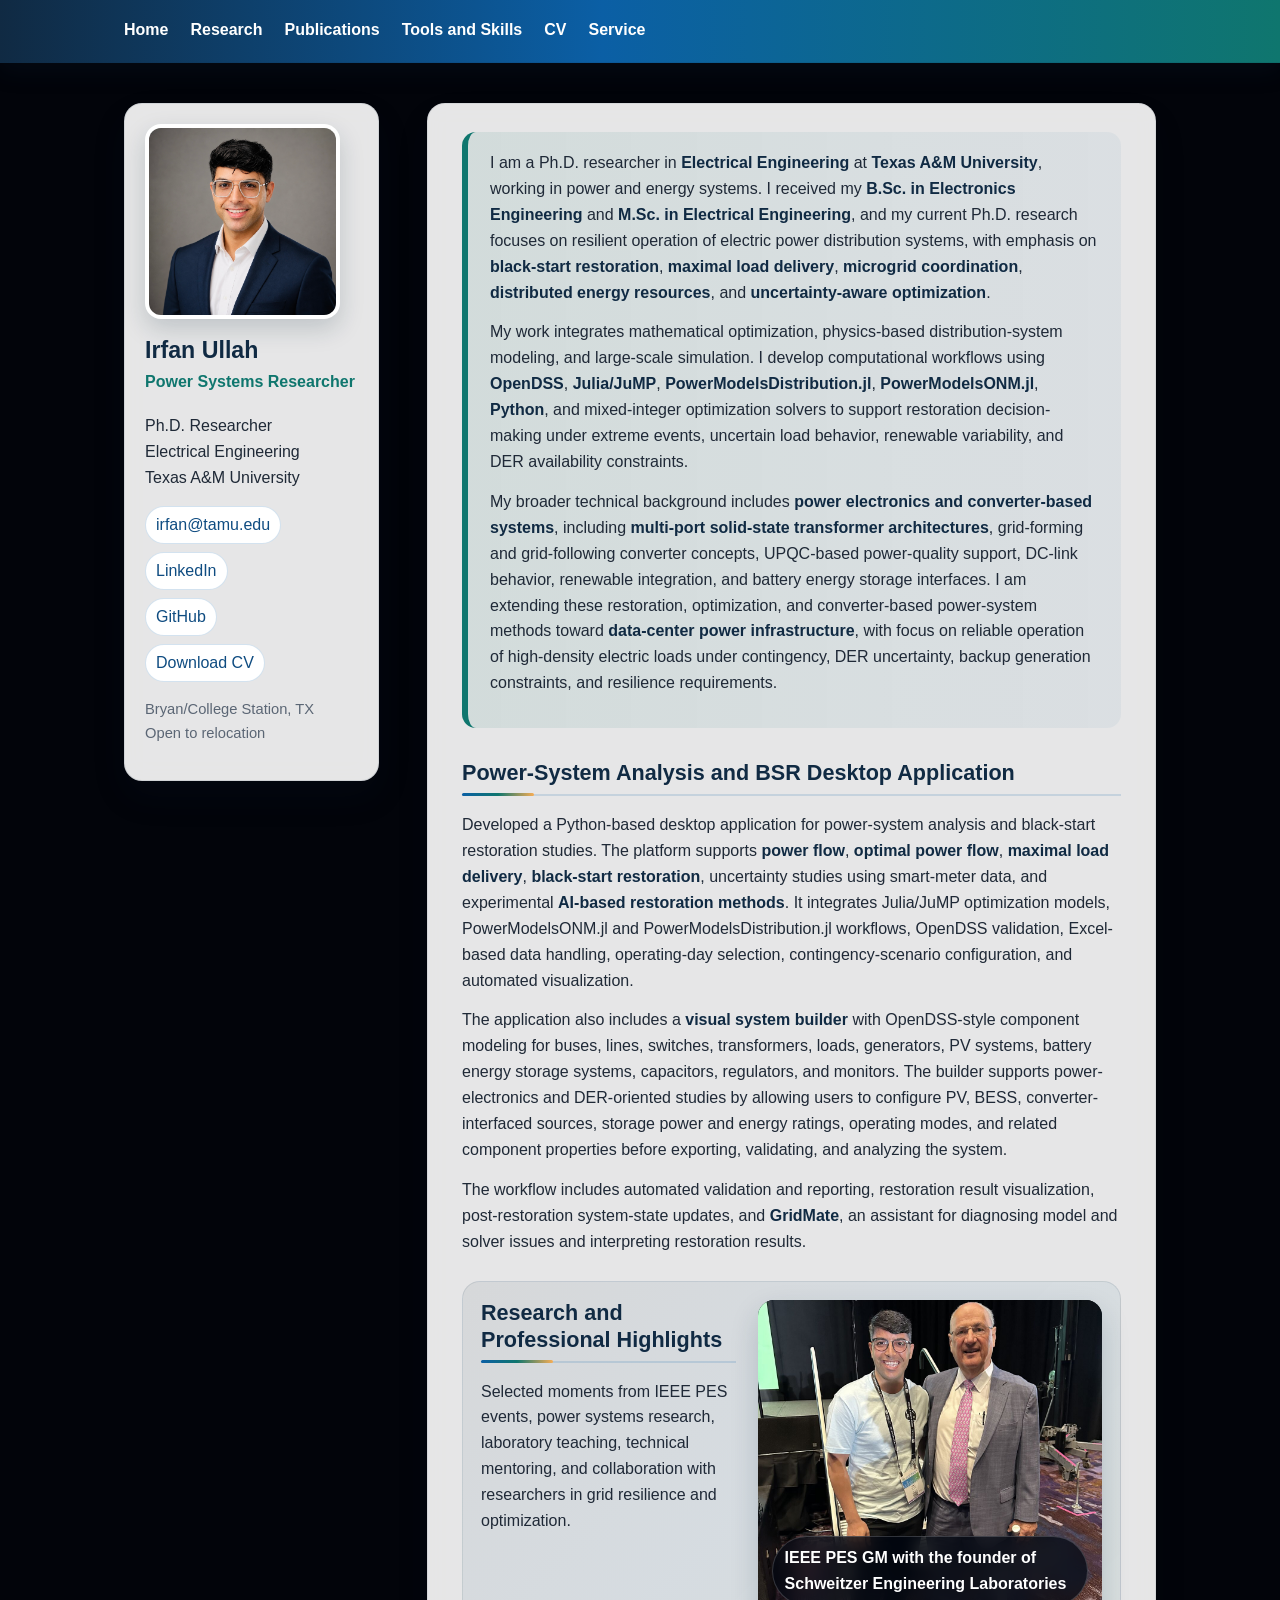
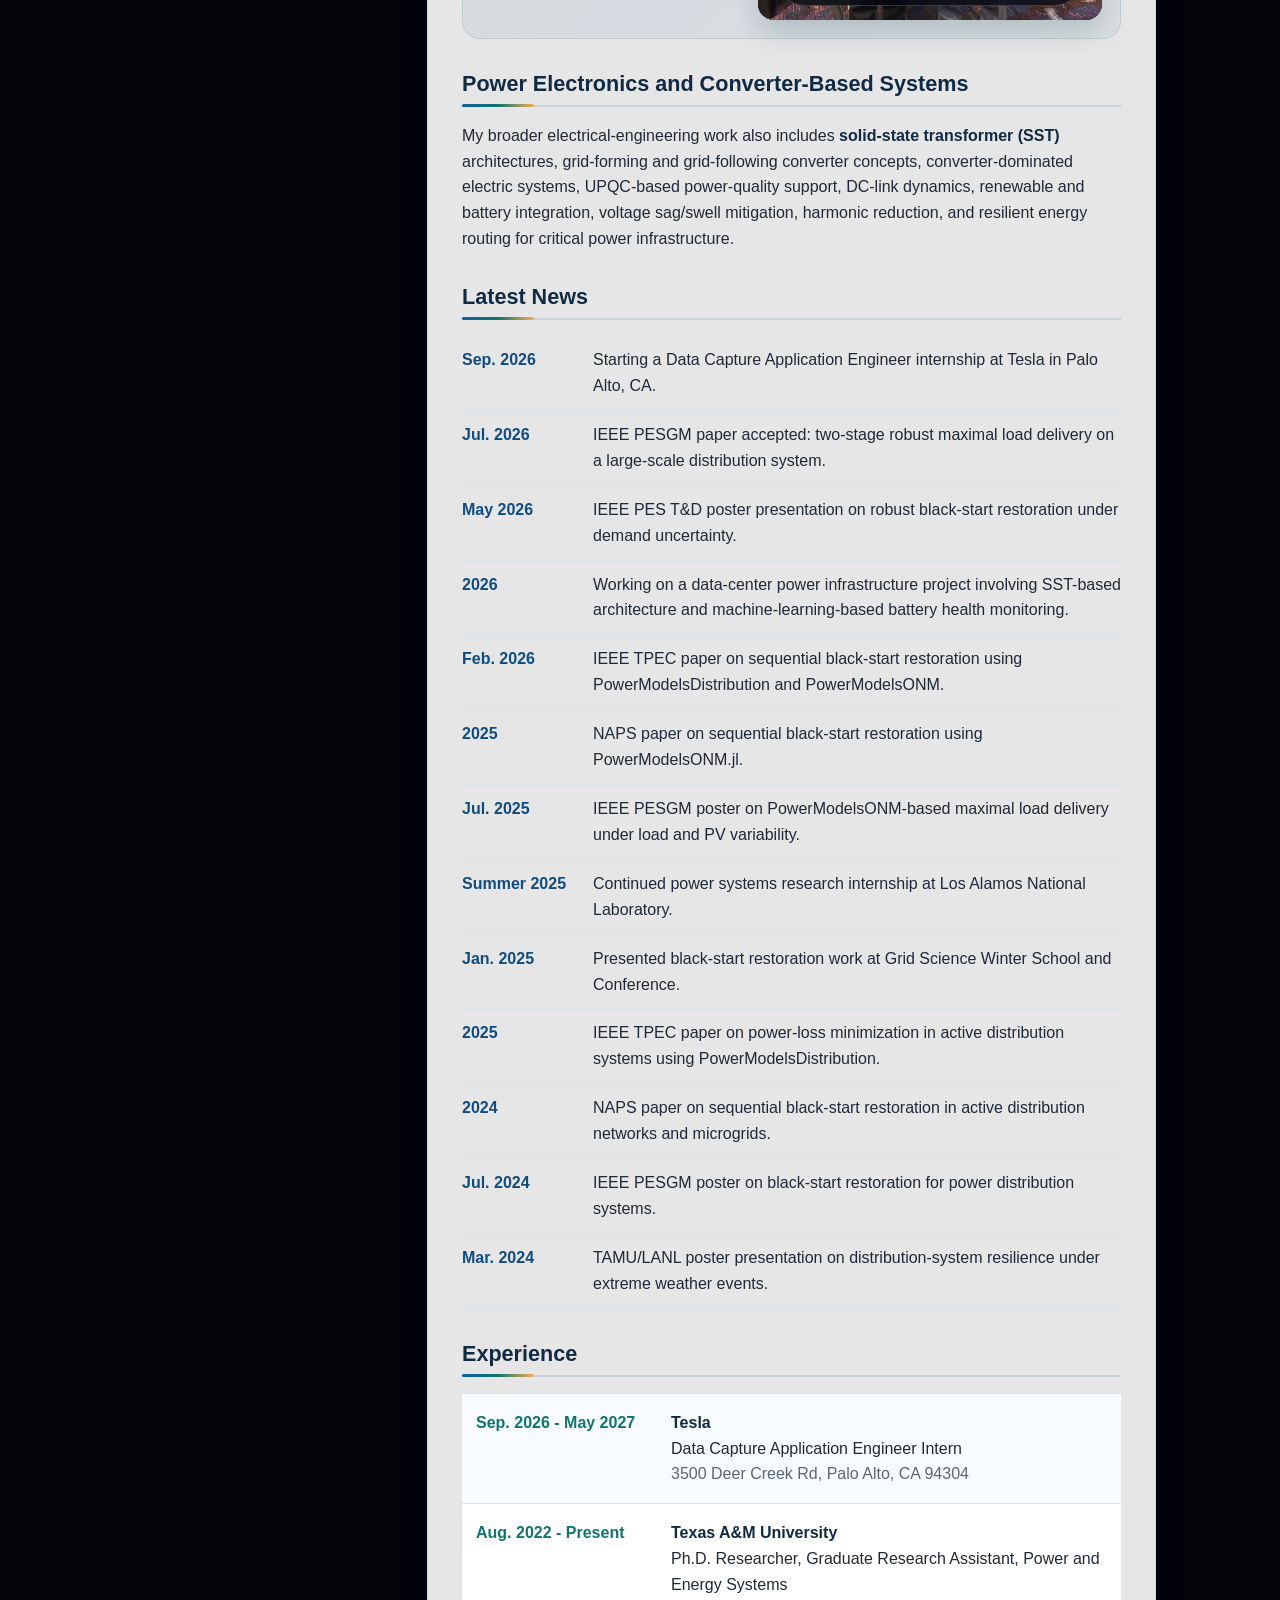
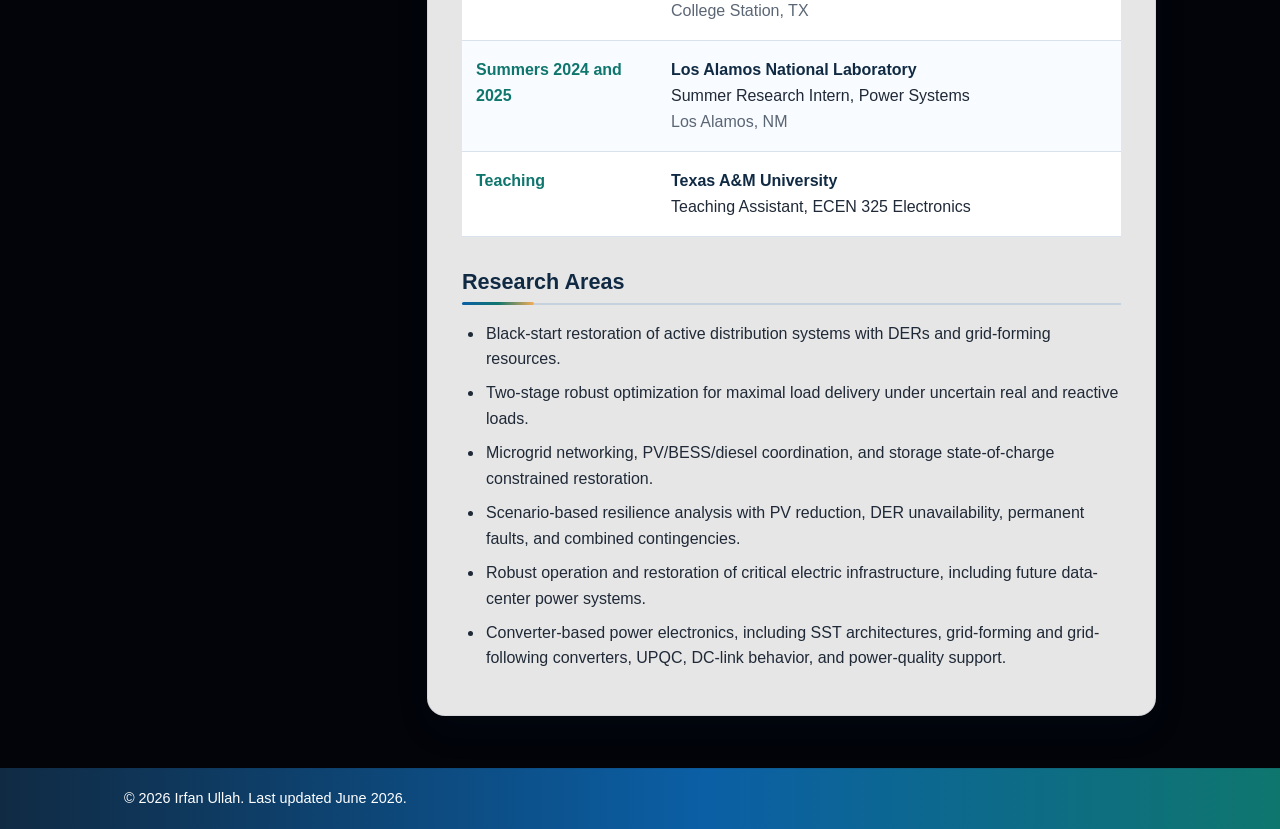
<file: index.html>
<!doctype html>
<html lang="en">
<head>
  <meta charset="utf-8">
  <meta name="viewport" content="width=device-width, initial-scale=1">
  <title>Home | Irfan Ullah</title>
  <meta name="description" content="Academic website of Irfan Ullah, Ph.D. researcher in power systems, grid resilience, black-start restoration, maximal load delivery, DER coordination, and robust operation of data-center power infrastructure.">
  <link rel="stylesheet" href="assets/style.css">
</head>
<body>
  <header class="topbar">
    <div class="page-wrap">
      <nav class="nav" aria-label="Primary navigation">
  <a href="index.html">Home</a>
  <a href="research.html">Research</a>
  <a href="publications.html">Publications</a>
  <a href="tools.html">Tools and Skills</a>
  <a href="cv.html">CV</a>
  <a href="service.html">Service</a>
</nav>
    </div>
  </header>

  <div class="page-wrap site-grid">
    <aside class="sidebar">
 <img class="profile-photo" src="assets/Irfan_profile.png" alt="Irfan Ullah">
  <h1>Irfan Ullah</h1>
  <p class="name-alt">Power Systems Researcher</p>
  <p class="side-line">Ph.D. Researcher<br>Electrical Engineering<br>Texas A&amp;M University</p>
  <ul class="contact-links">
    <li><a href="mailto:irfan@tamu.edu">irfan@tamu.edu</a></li>
    <li><a href="https://www.linkedin.com/in/irfan2012">LinkedIn</a></li>
    <li><a href="https://github.com/engrirfan-stack">GitHub</a></li>
    <li><a href="files/Irfan_Ullah_CV.pdf" target="_blank" rel="noopener noreferrer">Download CV</a></li>
  </ul>
  <p class="note">Bryan/College Station, TX<br>Open to relocation</p>
</aside>

    <main class="content">
      
<section class="intro">
  <p>
    I am a Ph.D. researcher in <strong>Electrical Engineering</strong> at <strong>Texas A&amp;M University</strong>, working in power and energy systems. I received my <strong>B.Sc. in Electronics Engineering</strong> and <strong>M.Sc. in Electrical Engineering</strong>, and my current Ph.D. research focuses on resilient operation of electric power distribution systems, with emphasis on <strong>black-start restoration</strong>, <strong>maximal load delivery</strong>, <strong>microgrid coordination</strong>, <strong>distributed energy resources</strong>, and <strong>uncertainty-aware optimization</strong>.
  </p>

  <p>
    My work integrates mathematical optimization, physics-based distribution-system modeling, and large-scale simulation. I develop computational workflows using <strong>OpenDSS</strong>, <strong>Julia/JuMP</strong>, <strong>PowerModelsDistribution.jl</strong>, <strong>PowerModelsONM.jl</strong>, <strong>Python</strong>, and mixed-integer optimization solvers to support restoration decision-making under extreme events, uncertain load behavior, renewable variability, and DER availability constraints.
  </p>

  <p>
    My broader technical background includes <strong>power electronics and converter-based systems</strong>, including <strong>multi-port solid-state transformer architectures</strong>, grid-forming and grid-following converter concepts, UPQC-based power-quality support, DC-link behavior, renewable integration, and battery energy storage interfaces. I am extending these restoration, optimization, and converter-based power-system methods toward <strong>data-center power infrastructure</strong>, with focus on reliable operation of high-density electric loads under contingency, DER uncertainty, backup generation constraints, and resilience requirements.
  </p>
</section>

<section>
  <h2>Power-System Analysis and BSR Desktop Application</h2>
  <p>
    Developed a Python-based desktop application for power-system analysis and black-start restoration studies. The platform supports <strong>power flow</strong>, <strong>optimal power flow</strong>, <strong>maximal load delivery</strong>, <strong>black-start restoration</strong>, uncertainty studies using smart-meter data, and experimental <strong>AI-based restoration methods</strong>. It integrates Julia/JuMP optimization models, PowerModelsONM.jl and PowerModelsDistribution.jl workflows, OpenDSS validation, Excel-based data handling, operating-day selection, contingency-scenario configuration, and automated visualization.
  </p>
  <p>
    The application also includes a <strong>visual system builder</strong> with OpenDSS-style component modeling for buses, lines, switches, transformers, loads, generators, PV systems, battery energy storage systems, capacitors, regulators, and monitors. The builder supports power-electronics and DER-oriented studies by allowing users to configure PV, BESS, converter-interfaced sources, storage power and energy ratings, operating modes, and related component properties before exporting, validating, and analyzing the system.
  </p>
  <p>
    The workflow includes automated validation and reporting, restoration result visualization, post-restoration system-state updates, and <strong>GridMate</strong>, an assistant for diagnosing model and solver issues and interpreting restoration results.
  </p>
</section>


<section id="featured-media" class="media-showcase">
  <div class="media-copy">
    <h2>Research and Professional Highlights</h2>
    <p>
      Selected moments from IEEE PES events, power systems research, laboratory teaching, technical mentoring, and collaboration with researchers in grid resilience and optimization.
    </p>
  </div>
  <div class="media-frame">
    <img id="media-slide" src="assets/slide-1.jpg" alt="Research and professional highlight">
    <div class="media-caption" id="media-caption">IEEE PES GM with the founder of Schweitzer Engineering Laboratories</div>
  </div>
</section>

<section>
  <h2>Power Electronics and Converter-Based Systems</h2>
  <p>
    My broader electrical-engineering work also includes <strong>solid-state transformer (SST)</strong> architectures, grid-forming and grid-following converter concepts, converter-dominated electric systems, UPQC-based power-quality support, DC-link dynamics, renewable and battery integration, voltage sag/swell mitigation, harmonic reduction, and resilient energy routing for critical power infrastructure.
  </p>
</section>
</section>

<section>
  <h2>Latest News</h2>
  <ul class="news-list">
    <li><span>Sep. 2026</span><p>Starting a Data Capture Application Engineer internship at Tesla in Palo Alto, CA.</p></li>
    <li><span>Jul. 2026</span><p>IEEE PESGM paper accepted: two-stage robust maximal load delivery on a large-scale distribution system.</p></li>
    <li><span>May 2026</span><p>IEEE PES T&amp;D poster presentation on robust black-start restoration under demand uncertainty.</p></li>
    <li><span>2026</span><p>Working on a data-center power infrastructure project involving SST-based architecture and machine-learning-based battery health monitoring.</p></li>
    <li><span>Feb. 2026</span><p>IEEE TPEC paper on sequential black-start restoration using PowerModelsDistribution and PowerModelsONM.</p></li>
    <li><span>2025</span><p>NAPS paper on sequential black-start restoration using PowerModelsONM.jl.</p></li>
    <li><span>Jul. 2025</span><p>IEEE PESGM poster on PowerModelsONM-based maximal load delivery under load and PV variability.</p></li>
    <li><span>Summer 2025</span><p>Continued power systems research internship at Los Alamos National Laboratory.</p></li>
    <li><span>Jan. 2025</span><p>Presented black-start restoration work at Grid Science Winter School and Conference.</p></li>
    <li><span>2025</span><p>IEEE TPEC paper on power-loss minimization in active distribution systems using PowerModelsDistribution.</p></li>
    <li><span>2024</span><p>NAPS paper on sequential black-start restoration in active distribution networks and microgrids.</p></li>
    <li><span>Jul. 2024</span><p>IEEE PESGM poster on black-start restoration for power distribution systems.</p></li>
    <li><span>Mar. 2024</span><p>TAMU/LANL poster presentation on distribution-system resilience under extreme weather events.</p></li>
  </ul>
</section>

<section>
  <h2>Experience</h2>
  <div class="timeline">
    <div class="timeline-row">
      <div class="time">Sep. 2026 - May 2027</div>
      <div>
        <strong>Tesla</strong><br>
        Data Capture Application Engineer Intern<br>
        <span class="muted">3500 Deer Creek Rd, Palo Alto, CA 94304</span>
      </div>
    </div>
    <div class="timeline-row">
      <div class="time">Aug. 2022 - Present</div>
      <div>
        <strong>Texas A&amp;M University</strong><br>
        Ph.D. Researcher, Graduate Research Assistant, Power and Energy Systems<br>
        <span class="muted">College Station, TX</span>
      </div>
    </div>
    <div class="timeline-row">
      <div class="time">Summers 2024 and 2025</div>
      <div>
        <strong>Los Alamos National Laboratory</strong><br>
        Summer Research Intern, Power Systems<br>
        <span class="muted">Los Alamos, NM</span>
      </div>
    </div>
    <div class="timeline-row">
      <div class="time">Teaching</div>
      <div>
        <strong>Texas A&amp;M University</strong><br>
        Teaching Assistant, ECEN 325 Electronics
      </div>
    </div>
  </div>
</section>

<section>
  <h2>Research Areas</h2>
  <ul class="compact-list">
    <li>Black-start restoration of active distribution systems with DERs and grid-forming resources.</li>
    <li>Two-stage robust optimization for maximal load delivery under uncertain real and reactive loads.</li>
    <li>Microgrid networking, PV/BESS/diesel coordination, and storage state-of-charge constrained restoration.</li>
    <li>Scenario-based resilience analysis with PV reduction, DER unavailability, permanent faults, and combined contingencies.</li>
    <li>Robust operation and restoration of critical electric infrastructure, including future data-center power systems.</li>
    <li>Converter-based power electronics, including SST architectures, grid-forming and grid-following converters, UPQC, DC-link behavior, and power-quality support.</li>
  </ul>
</section>

    </main>
  </div>

  <footer class="footer">
    <div class="page-wrap">
      <p>&copy; <span id="year"></span> Irfan Ullah. Last updated June 2026.</p>
    </div>
  </footer>

  <script>
    document.getElementById("year").textContent = new Date().getFullYear();
  </script>
  <script src="assets/media-slider.js"></script>
</body>
</html>
</file>
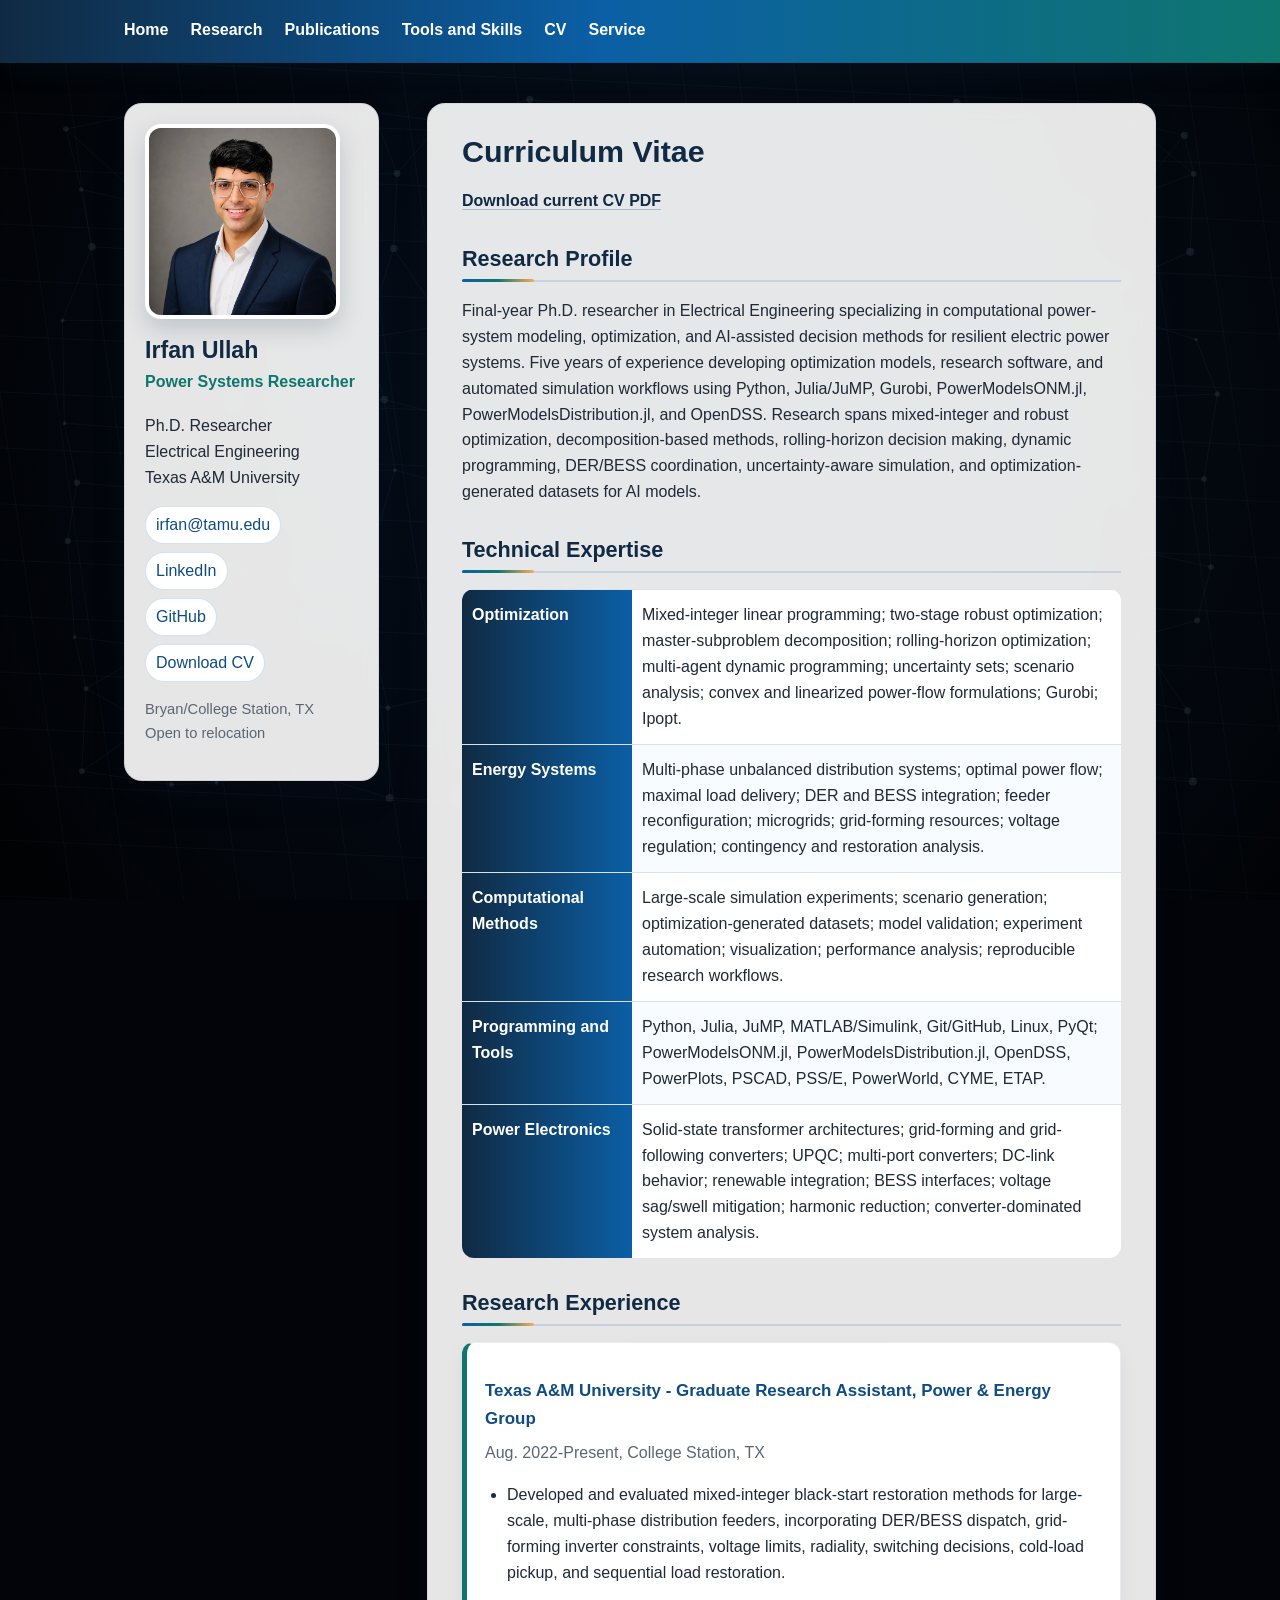
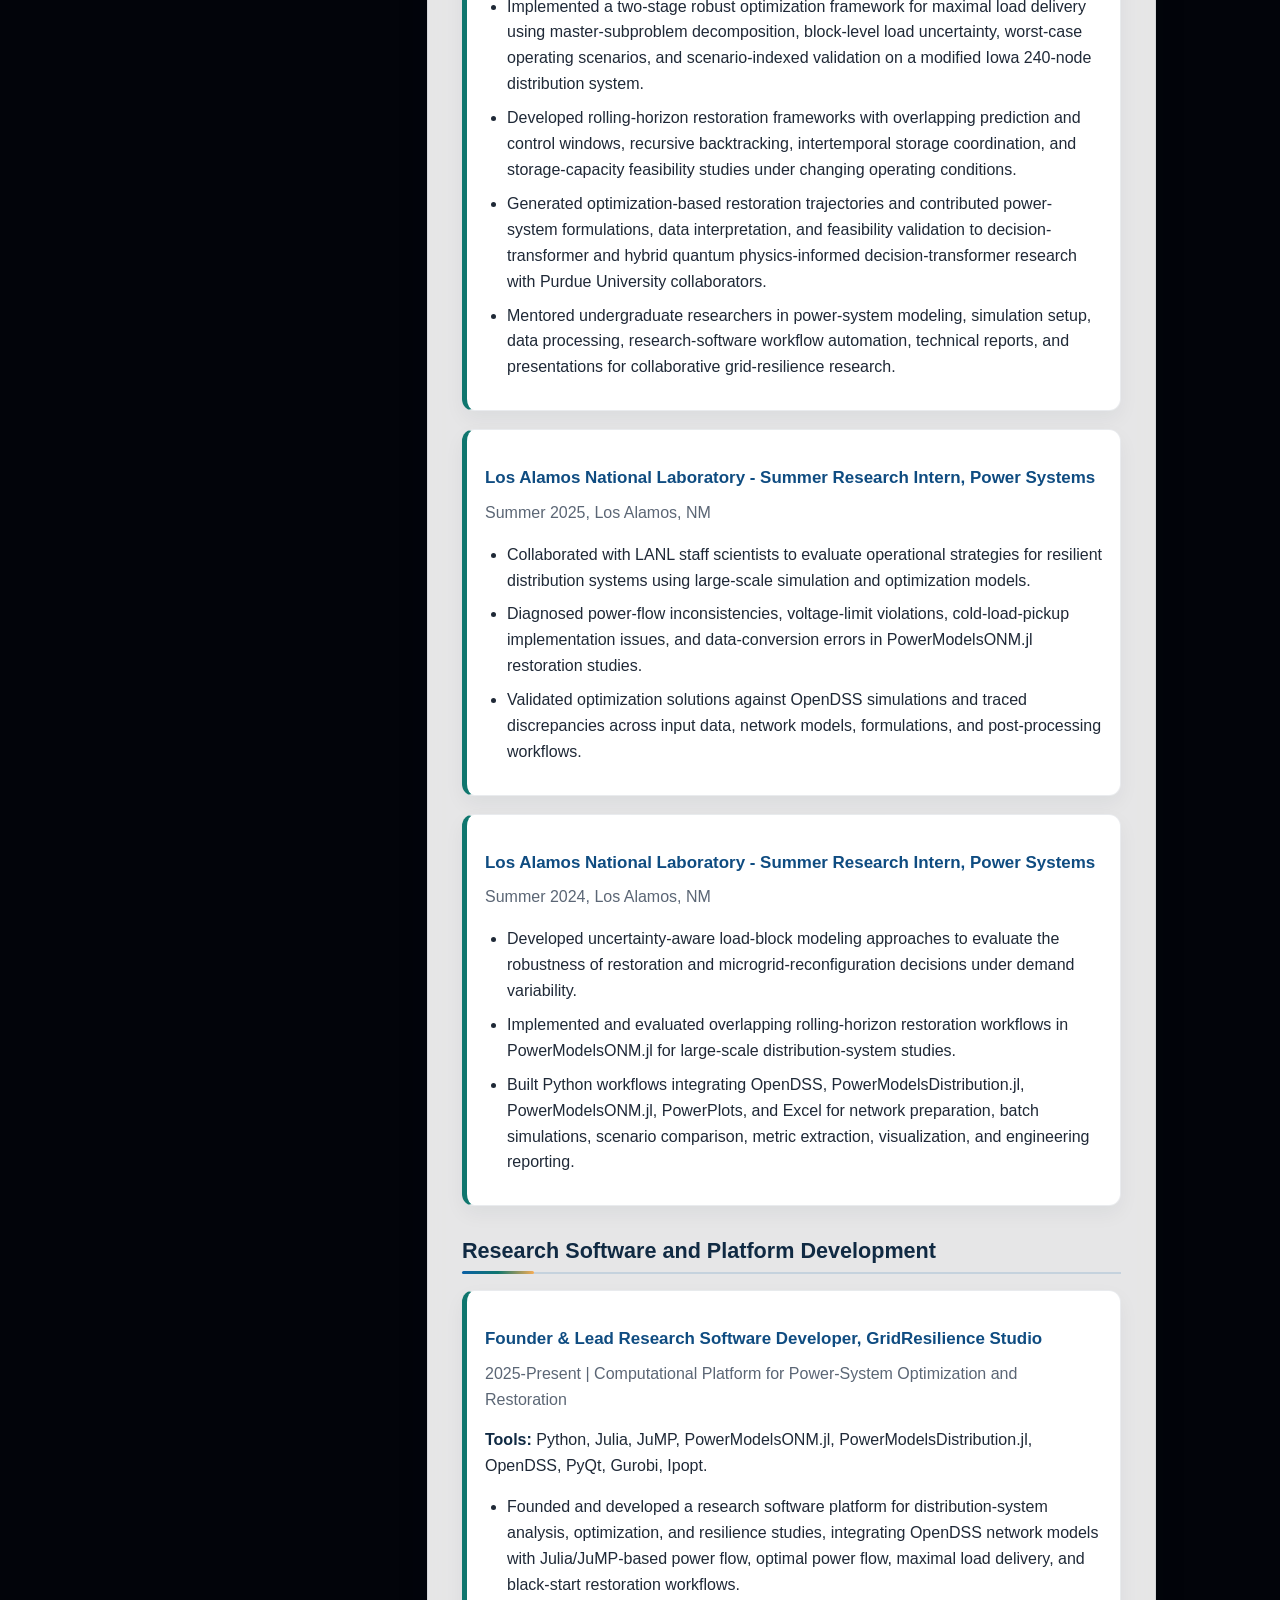
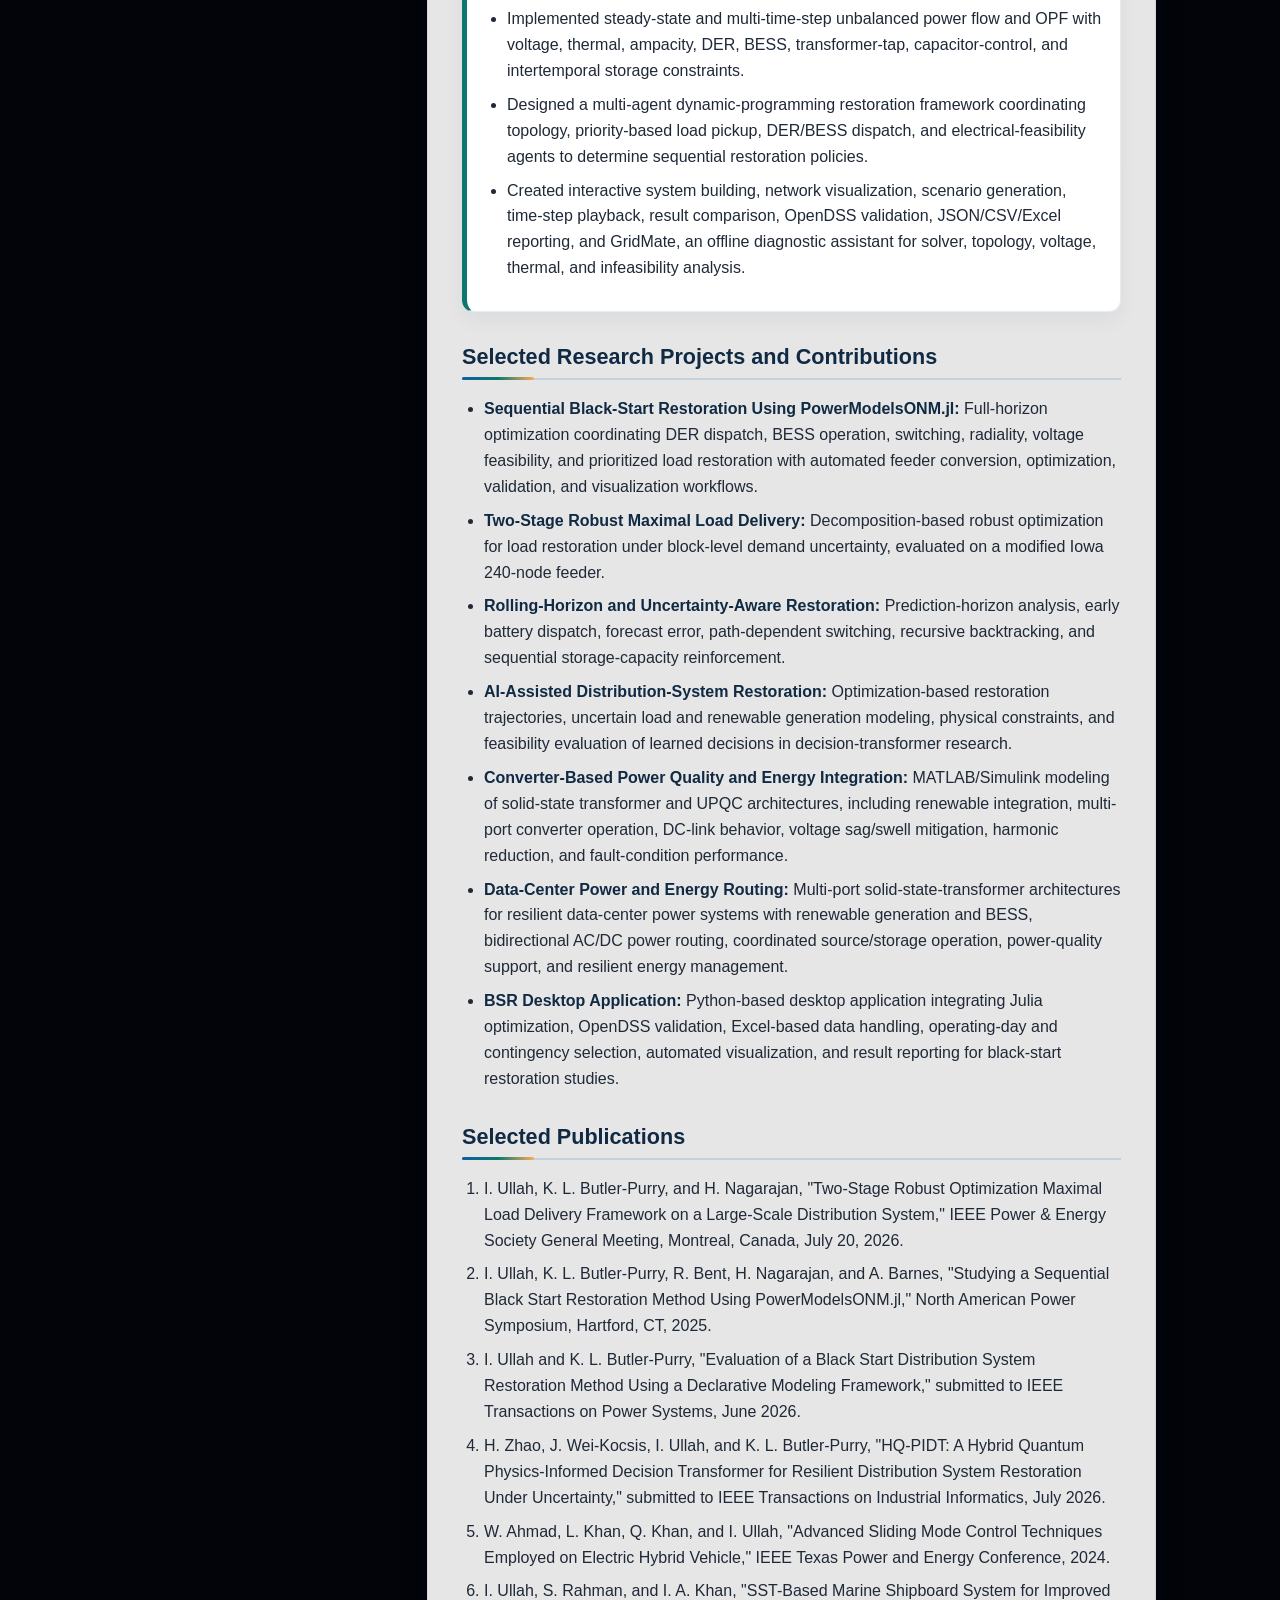
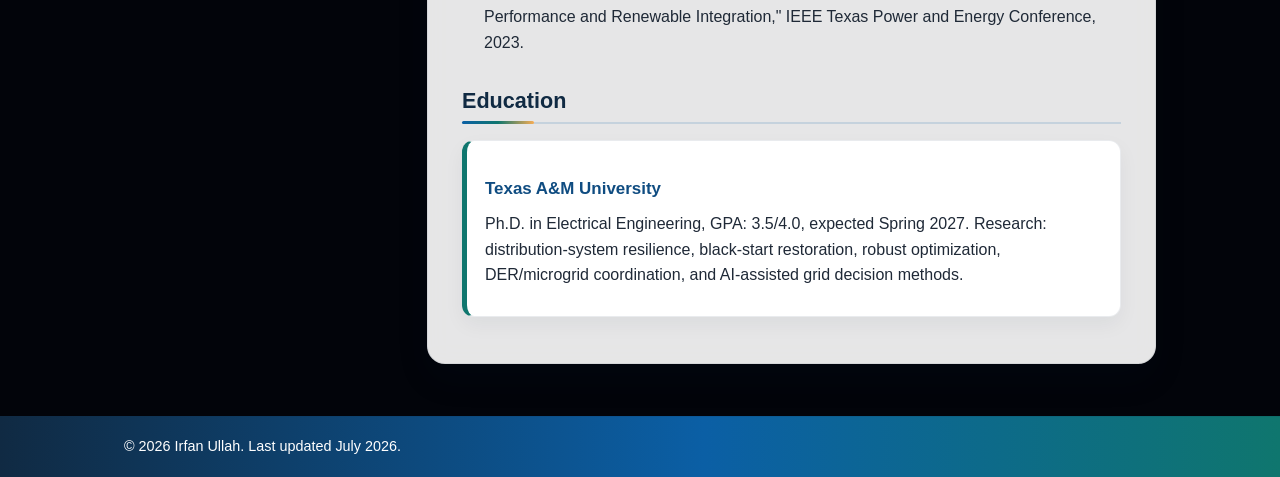
<file: cv.html>
<!doctype html>
<html lang="en">
<head>
  <meta charset="utf-8">
  <meta name="viewport" content="width=device-width, initial-scale=1">
  <title>CV | Irfan Ullah</title>
  <meta name="description" content="Academic website of Irfan Ullah, power systems researcher in grid resilience, black-start restoration, maximal load delivery, DER coordination, microgrids, power electronics, and data-center power infrastructure.">
  <link rel="stylesheet" href="assets/style.css">
</head>
<body>
  <canvas id="restoration-bg" aria-hidden="true"></canvas>
  <header class="topbar">
    <div class="page-wrap">
      <nav class="nav" aria-label="Primary navigation">
        <a href="index.html">Home</a>
        <a href="research.html">Research</a>
        <a href="publications.html">Publications</a>
        <a href="tools.html">Tools and Skills</a>
        <a href="cv.html">CV</a>
        <a href="service.html">Service</a>
      </nav>
    </div>
  </header>

  <div class="page-wrap site-grid">
    <aside class="sidebar">
 <img class="profile-photo" src="assets/Irfan_profile.png" alt="Irfan Ullah">
  <h1>Irfan Ullah</h1>
  <p class="name-alt">Power Systems Researcher</p>
  <p class="side-line">Ph.D. Researcher<br>Electrical Engineering<br>Texas A&amp;M University</p>
  <ul class="contact-links">
    <li><a href="mailto:irfan@tamu.edu">irfan@tamu.edu</a></li>
    <li><a href="https://www.linkedin.com/in/irfan2012">LinkedIn</a></li>
    <li><a href="https://github.com/engrirfan-stack">GitHub</a></li>
    <li><a href="files/Irfan_Ullah_CV.pdf" target="_blank" rel="noopener noreferrer">Download CV</a></li>
  </ul>
  <p class="note">Bryan/College Station, TX<br>Open to relocation</p>
</aside>
    <main class="content">
      
<h1>Curriculum Vitae</h1>
<p>
  <a href="files/Irfan_Ullah_CV.pdf" target="_blank" rel="noopener noreferrer"><strong>Download current CV PDF</strong></a>
</p>

<section>
  <h2>Research Profile</h2>
  <p>
    Final-year Ph.D. researcher in Electrical Engineering specializing in computational power-system modeling, optimization, and AI-assisted decision methods for resilient electric power systems. Five years of experience developing optimization models, research software, and automated simulation workflows using Python, Julia/JuMP, Gurobi, PowerModelsONM.jl, PowerModelsDistribution.jl, and OpenDSS. Research spans mixed-integer and robust optimization, decomposition-based methods, rolling-horizon decision making, dynamic programming, DER/BESS coordination, uncertainty-aware simulation, and optimization-generated datasets for AI models.
  </p>
</section>

<section>
  <h2>Technical Expertise</h2>
  <table>
    <tr><th>Optimization </th><td>Mixed-integer linear programming; two-stage robust optimization; master-subproblem decomposition; rolling-horizon optimization; multi-agent dynamic programming; uncertainty sets; scenario analysis; convex and linearized power-flow formulations; Gurobi; Ipopt.</td></tr>
    <tr><th>Energy Systems</th><td>Multi-phase unbalanced distribution systems; optimal power flow; maximal load delivery; DER and BESS integration; feeder reconfiguration; microgrids; grid-forming resources; voltage regulation; contingency and restoration analysis.</td></tr>
    <tr><th>Computational Methods</th><td>Large-scale simulation experiments; scenario generation; optimization-generated datasets; model validation; experiment automation; visualization; performance analysis; reproducible research workflows.</td></tr>
    <tr><th>Programming and Tools</th><td>Python, Julia, JuMP, MATLAB/Simulink, Git/GitHub, Linux, PyQt; PowerModelsONM.jl, PowerModelsDistribution.jl, OpenDSS, PowerPlots, PSCAD, PSS/E, PowerWorld, CYME, ETAP.</td></tr>
    <tr><th>Power Electronics</th><td>Solid-state transformer architectures; grid-forming and grid-following converters; UPQC; multi-port converters; DC-link behavior; renewable integration; BESS interfaces; voltage sag/swell mitigation; harmonic reduction; converter-dominated system analysis.</td></tr>
  </table>
</section>

<section>
  <h2>Research Experience</h2>
  <div class="cv-block">
    <h3>Texas A&amp;M University - Graduate Research Assistant, Power &amp; Energy Group</h3>
    <p class="muted">Aug. 2022-Present, College Station, TX</p>
    <ul>
      <li>Developed and evaluated mixed-integer black-start restoration methods for large-scale, multi-phase distribution feeders, incorporating DER/BESS dispatch, grid-forming inverter constraints, voltage limits, radiality, switching decisions, cold-load pickup, and sequential load restoration.</li>
      <li>Implemented a two-stage robust optimization framework for maximal load delivery using master-subproblem decomposition, block-level load uncertainty, worst-case operating scenarios, and scenario-indexed validation on a modified Iowa 240-node distribution system.</li>
      <li>Developed rolling-horizon restoration frameworks with overlapping prediction and control windows, recursive backtracking, intertemporal storage coordination, and storage-capacity feasibility studies under changing operating conditions.</li>
      <li>Generated optimization-based restoration trajectories and contributed power-system formulations, data interpretation, and feasibility validation to decision-transformer and hybrid quantum physics-informed decision-transformer research with Purdue University collaborators.</li>
      <li>Mentored undergraduate researchers in power-system modeling, simulation setup, data processing, research-software workflow automation, technical reports, and presentations for collaborative grid-resilience research.</li>
    </ul>
  </div>

  <div class="cv-block">
    <h3>Los Alamos National Laboratory - Summer Research Intern, Power Systems</h3>
    <p class="muted">Summer 2025, Los Alamos, NM</p>
    <ul>
      <li>Collaborated with LANL staff scientists to evaluate operational strategies for resilient distribution systems using large-scale simulation and optimization models.</li>
      <li>Diagnosed power-flow inconsistencies, voltage-limit violations, cold-load-pickup implementation issues, and data-conversion errors in PowerModelsONM.jl restoration studies.</li>
      <li>Validated optimization solutions against OpenDSS simulations and traced discrepancies across input data, network models, formulations, and post-processing workflows.</li>
    </ul>
  </div>

  <div class="cv-block">
    <h3>Los Alamos National Laboratory - Summer Research Intern, Power Systems</h3>
    <p class="muted">Summer 2024, Los Alamos, NM</p>
    <ul>
      <li>Developed uncertainty-aware load-block modeling approaches to evaluate the robustness of restoration and microgrid-reconfiguration decisions under demand variability.</li>
      <li>Implemented and evaluated overlapping rolling-horizon restoration workflows in PowerModelsONM.jl for large-scale distribution-system studies.</li>
      <li>Built Python workflows integrating OpenDSS, PowerModelsDistribution.jl, PowerModelsONM.jl, PowerPlots, and Excel for network preparation, batch simulations, scenario comparison, metric extraction, visualization, and engineering reporting.</li>
    </ul>
  </div>
</section>

<section>
  <h2>Research Software and Platform Development</h2>
  <div class="cv-block">
    <h3>Founder &amp; Lead Research Software Developer, GridResilience Studio</h3>
    <p class="muted">2025-Present | Computational Platform for Power-System Optimization and Restoration</p>
    <p><strong>Tools:</strong> Python, Julia, JuMP, PowerModelsONM.jl, PowerModelsDistribution.jl, OpenDSS, PyQt, Gurobi, Ipopt.</p>
    <ul>
      <li>Founded and developed a research software platform for distribution-system analysis, optimization, and resilience studies, integrating OpenDSS network models with Julia/JuMP-based power flow, optimal power flow, maximal load delivery, and black-start restoration workflows.</li>
      <li>Implemented steady-state and multi-time-step unbalanced power flow and OPF with voltage, thermal, ampacity, DER, BESS, transformer-tap, capacitor-control, and intertemporal storage constraints.</li>
      <li>Designed a multi-agent dynamic-programming restoration framework coordinating topology, priority-based load pickup, DER/BESS dispatch, and electrical-feasibility agents to determine sequential restoration policies.</li>
      <li>Created interactive system building, network visualization, scenario generation, time-step playback, result comparison, OpenDSS validation, JSON/CSV/Excel reporting, and GridMate, an offline diagnostic assistant for solver, topology, voltage, thermal, and infeasibility analysis.</li>
    </ul>
  </div>
</section>

<section>
  <h2>Selected Research Projects and Contributions</h2>
  <ul>
    <li><strong>Sequential Black-Start Restoration Using PowerModelsONM.jl:</strong> Full-horizon optimization coordinating DER dispatch, BESS operation, switching, radiality, voltage feasibility, and prioritized load restoration with automated feeder conversion, optimization, validation, and visualization workflows.</li>
    <li><strong>Two-Stage Robust Maximal Load Delivery:</strong> Decomposition-based robust optimization for load restoration under block-level demand uncertainty, evaluated on a modified Iowa 240-node feeder.</li>
    <li><strong>Rolling-Horizon and Uncertainty-Aware Restoration:</strong> Prediction-horizon analysis, early battery dispatch, forecast error, path-dependent switching, recursive backtracking, and sequential storage-capacity reinforcement.</li>
    <li><strong>AI-Assisted Distribution-System Restoration:</strong> Optimization-based restoration trajectories, uncertain load and renewable generation modeling, physical constraints, and feasibility evaluation of learned decisions in decision-transformer research.</li>
    <li><strong>Converter-Based Power Quality and Energy Integration:</strong> MATLAB/Simulink modeling of solid-state transformer and UPQC architectures, including renewable integration, multi-port converter operation, DC-link behavior, voltage sag/swell mitigation, harmonic reduction, and fault-condition performance.</li>
    <li><strong>Data-Center Power and Energy Routing:</strong> Multi-port solid-state-transformer architectures for resilient data-center power systems with renewable generation and BESS, bidirectional AC/DC power routing, coordinated source/storage operation, power-quality support, and resilient energy management.</li>
    <li><strong>BSR Desktop Application:</strong> Python-based desktop application integrating Julia optimization, OpenDSS validation, Excel-based data handling, operating-day and contingency selection, automated visualization, and result reporting for black-start restoration studies.</li>
  </ul>
</section>

<section>
  <h2>Selected Publications</h2>
  <ol>
    <li>I. Ullah, K. L. Butler-Purry, and H. Nagarajan, "Two-Stage Robust Optimization Maximal Load Delivery Framework on a Large-Scale Distribution System," IEEE Power &amp; Energy Society General Meeting, Montreal, Canada, July 20, 2026.</li>
    <li>I. Ullah, K. L. Butler-Purry, R. Bent, H. Nagarajan, and A. Barnes, "Studying a Sequential Black Start Restoration Method Using PowerModelsONM.jl," North American Power Symposium, Hartford, CT, 2025.</li>
    <li>I. Ullah and K. L. Butler-Purry, "Evaluation of a Black Start Distribution System Restoration Method Using a Declarative Modeling Framework," submitted to IEEE Transactions on Power Systems, June 2026.</li>
    <li>H. Zhao, J. Wei-Kocsis, I. Ullah, and K. L. Butler-Purry, "HQ-PIDT: A Hybrid Quantum Physics-Informed Decision Transformer for Resilient Distribution System Restoration Under Uncertainty," submitted to IEEE Transactions on Industrial Informatics, July 2026.</li>
    <li>W. Ahmad, L. Khan, Q. Khan, and I. Ullah, "Advanced Sliding Mode Control Techniques Employed on Electric Hybrid Vehicle," IEEE Texas Power and Energy Conference, 2024.</li>
    <li>I. Ullah, S. Rahman, and I. A. Khan, "SST-Based Marine Shipboard System for Improved Performance and Renewable Integration," IEEE Texas Power and Energy Conference, 2023.</li>
  </ol>
</section>

<section>
  <h2>Education</h2>
  <div class="cv-block">
    <h3>Texas A&amp;M University</h3>
    <p>Ph.D. in Electrical Engineering, GPA: 3.5/4.0, expected Spring 2027. Research: distribution-system resilience, black-start restoration, robust optimization, DER/microgrid coordination, and AI-assisted grid decision methods.</p>
  </div>
</section>

    </main>
  </div>

  <footer class="footer">
    <div class="page-wrap">
      <p>&copy; <span id="year"></span> Irfan Ullah. Last updated July 2026.</p>
    </div>
  </footer>

  <script src="assets/restoration-bg.js"></script>
  <script>
    document.getElementById("year").textContent = new Date().getFullYear();
  </script>
</body>
</html>
</file>
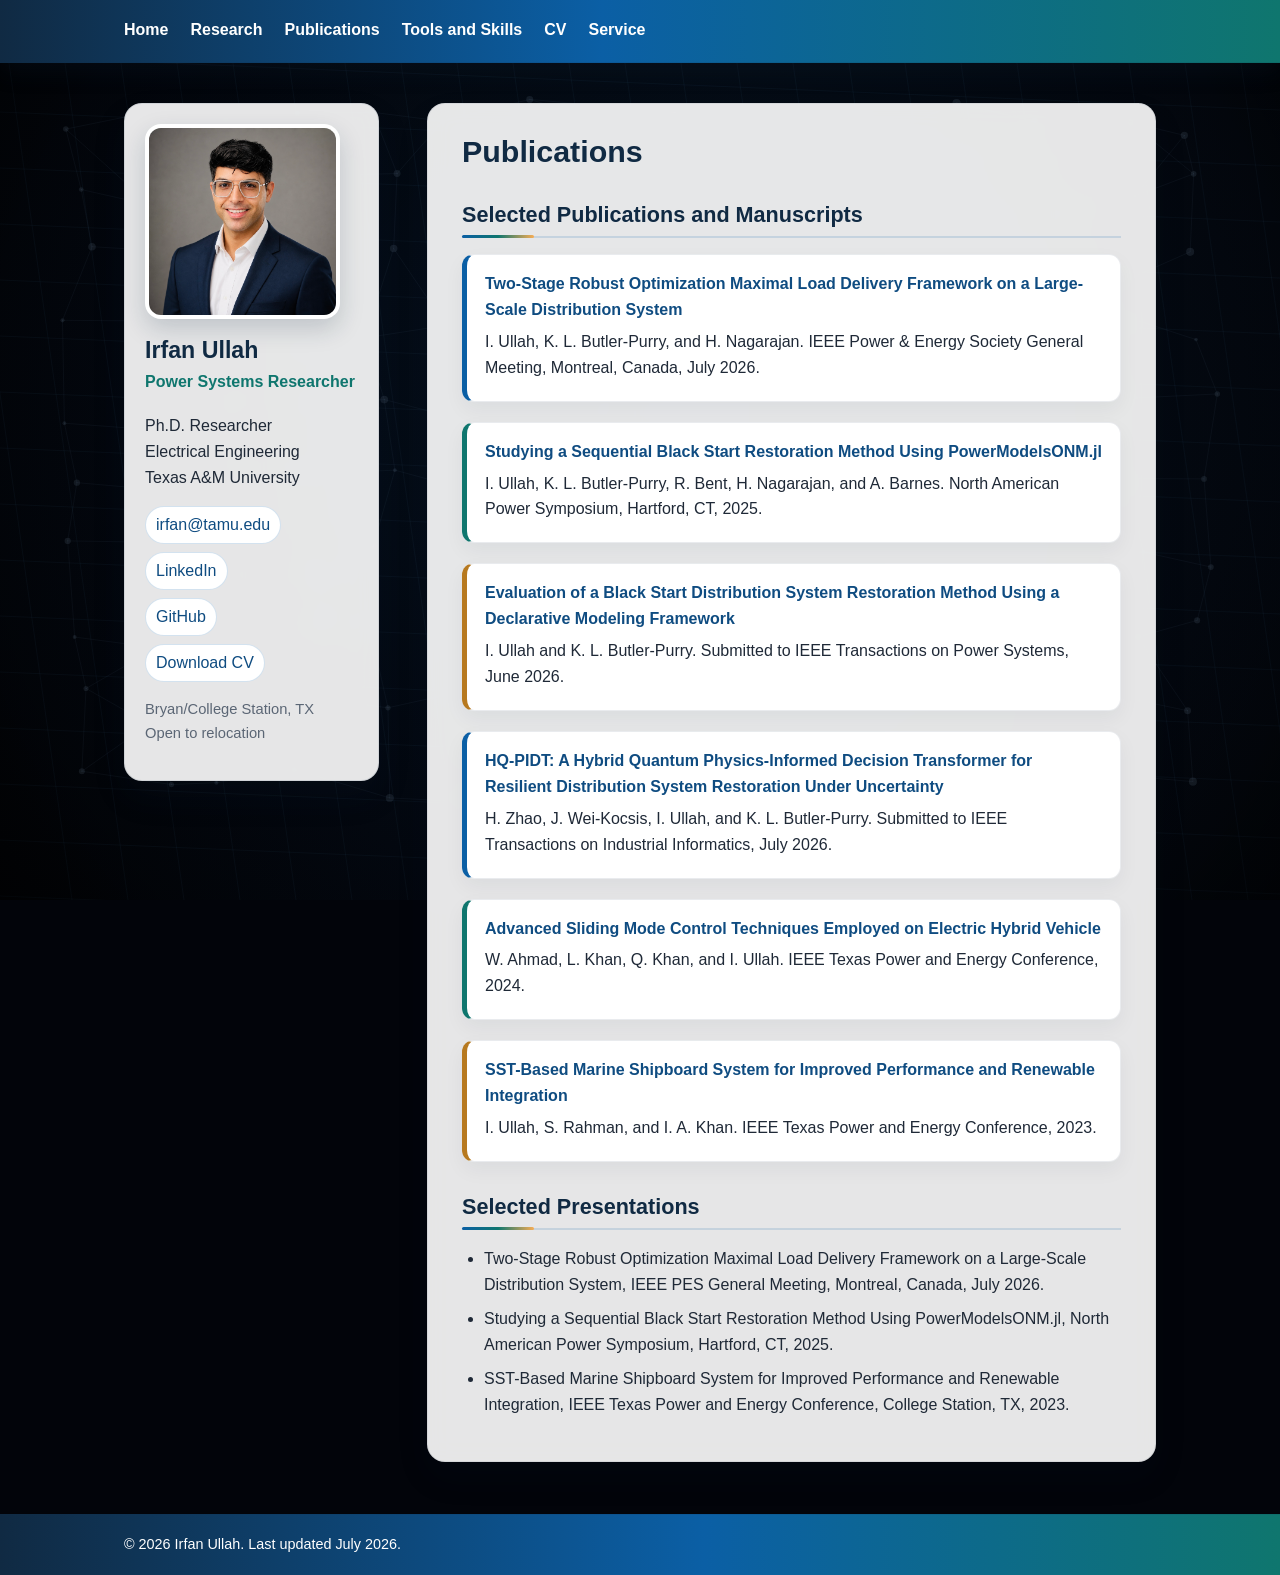
<file: publications.html>
<!doctype html>
<html lang="en">
<head>
  <meta charset="utf-8">
  <meta name="viewport" content="width=device-width, initial-scale=1">
  <title>Publications | Irfan Ullah</title>
  <meta name="description" content="Academic website of Irfan Ullah, power systems researcher in grid resilience, black-start restoration, maximal load delivery, DER coordination, microgrids, power electronics, and data-center power infrastructure.">
  <link rel="stylesheet" href="assets/style.css">
</head>
<body>
  <canvas id="restoration-bg" aria-hidden="true"></canvas>
  <header class="topbar">
    <div class="page-wrap">
      <nav class="nav" aria-label="Primary navigation">
        <a href="index.html">Home</a>
        <a href="research.html">Research</a>
        <a href="publications.html">Publications</a>
        <a href="tools.html">Tools and Skills</a>
        <a href="cv.html">CV</a>
        <a href="service.html">Service</a>
      </nav>
    </div>
  </header>

  <div class="page-wrap site-grid">
    <aside class="sidebar">
 <img class="profile-photo" src="assets/Irfan_profile.png" alt="Irfan Ullah">
  <h1>Irfan Ullah</h1>
  <p class="name-alt">Power Systems Researcher</p>
  <p class="side-line">Ph.D. Researcher<br>Electrical Engineering<br>Texas A&amp;M University</p>
  <ul class="contact-links">
    <li><a href="mailto:irfan@tamu.edu">irfan@tamu.edu</a></li>
    <li><a href="https://www.linkedin.com/in/irfan2012">LinkedIn</a></li>
    <li><a href="https://github.com/engrirfan-stack">GitHub</a></li>
    <li><a href="files/Irfan_Ullah_CV.pdf" target="_blank" rel="noopener noreferrer">Download CV</a></li>
  </ul>
  <p class="note">Bryan/College Station, TX<br>Open to relocation</p>
</aside>
    <main class="content">
      
<h1>Publications</h1>

<section>
  <h2>Selected Publications and Manuscripts</h2>
  <div class="pub">
    <p class="pub-title">Two-Stage Robust Optimization Maximal Load Delivery Framework on a Large-Scale Distribution System</p>
    <p>I. Ullah, K. L. Butler-Purry, and H. Nagarajan. IEEE Power &amp; Energy Society General Meeting, Montreal, Canada, July 2026.</p>
  </div>
  <div class="pub">
    <p class="pub-title">Studying a Sequential Black Start Restoration Method Using PowerModelsONM.jl</p>
    <p>I. Ullah, K. L. Butler-Purry, R. Bent, H. Nagarajan, and A. Barnes. North American Power Symposium, Hartford, CT, 2025.</p>
  </div>
  <div class="pub">
    <p class="pub-title">Evaluation of a Black Start Distribution System Restoration Method Using a Declarative Modeling Framework</p>
    <p>I. Ullah and K. L. Butler-Purry. Submitted to IEEE Transactions on Power Systems, June 2026.</p>
  </div>
  <div class="pub">
    <p class="pub-title">HQ-PIDT: A Hybrid Quantum Physics-Informed Decision Transformer for Resilient Distribution System Restoration Under Uncertainty</p>
    <p>H. Zhao, J. Wei-Kocsis, I. Ullah, and K. L. Butler-Purry. Submitted to IEEE Transactions on Industrial Informatics, July 2026.</p>
  </div>
  <div class="pub">
    <p class="pub-title">Advanced Sliding Mode Control Techniques Employed on Electric Hybrid Vehicle</p>
    <p>W. Ahmad, L. Khan, Q. Khan, and I. Ullah. IEEE Texas Power and Energy Conference, 2024.</p>
  </div>
  <div class="pub">
    <p class="pub-title">SST-Based Marine Shipboard System for Improved Performance and Renewable Integration</p>
    <p>I. Ullah, S. Rahman, and I. A. Khan. IEEE Texas Power and Energy Conference, 2023.</p>
  </div>
</section>

<section>
  <h2>Selected Presentations</h2>
  <ul>
    <li>Two-Stage Robust Optimization Maximal Load Delivery Framework on a Large-Scale Distribution System, IEEE PES General Meeting, Montreal, Canada, July 2026.</li>
    <li>Studying a Sequential Black Start Restoration Method Using PowerModelsONM.jl, North American Power Symposium, Hartford, CT, 2025.</li>
    <li>SST-Based Marine Shipboard System for Improved Performance and Renewable Integration, IEEE Texas Power and Energy Conference, College Station, TX, 2023.</li>
  </ul>
</section>

    </main>
  </div>

  <footer class="footer">
    <div class="page-wrap">
      <p>&copy; <span id="year"></span> Irfan Ullah. Last updated July 2026.</p>
    </div>
  </footer>

  <script src="assets/restoration-bg.js"></script>
  <script>
    document.getElementById("year").textContent = new Date().getFullYear();
  </script>
</body>
</html>
</file>
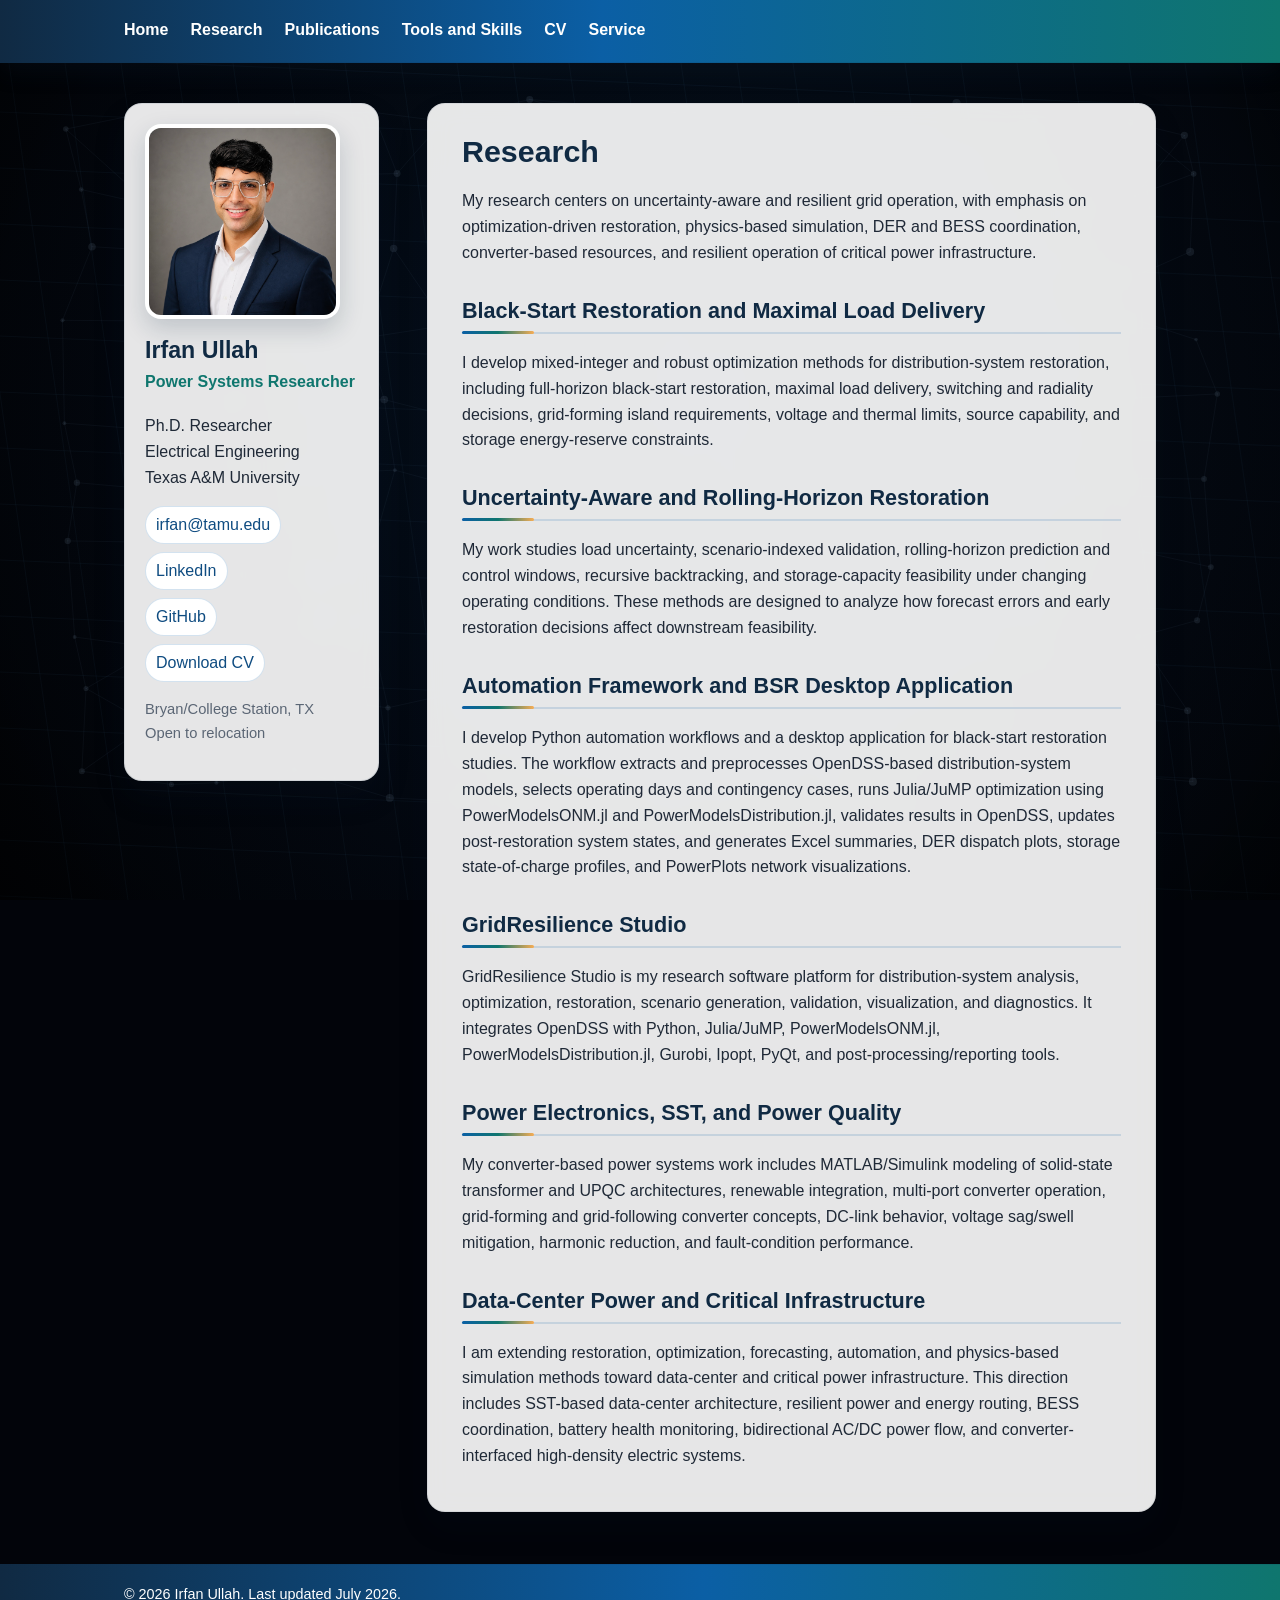
<file: research.html>
<!doctype html>
<html lang="en">
<head>
  <meta charset="utf-8">
  <meta name="viewport" content="width=device-width, initial-scale=1">
  <title>Research | Irfan Ullah</title>
  <meta name="description" content="Academic website of Irfan Ullah, power systems researcher in grid resilience, black-start restoration, maximal load delivery, DER coordination, microgrids, power electronics, and data-center power infrastructure.">
  <link rel="stylesheet" href="assets/style.css">
</head>
<body>
  <canvas id="restoration-bg" aria-hidden="true"></canvas>
  <header class="topbar">
    <div class="page-wrap">
      <nav class="nav" aria-label="Primary navigation">
        <a href="index.html">Home</a>
        <a href="research.html">Research</a>
        <a href="publications.html">Publications</a>
        <a href="tools.html">Tools and Skills</a>
        <a href="cv.html">CV</a>
        <a href="service.html">Service</a>
      </nav>
    </div>
  </header>

  <div class="page-wrap site-grid">
    <aside class="sidebar">
 <img class="profile-photo" src="assets/Irfan_profile.png" alt="Irfan Ullah">
  <h1>Irfan Ullah</h1>
  <p class="name-alt">Power Systems Researcher</p>
  <p class="side-line">Ph.D. Researcher<br>Electrical Engineering<br>Texas A&amp;M University</p>
  <ul class="contact-links">
    <li><a href="mailto:irfan@tamu.edu">irfan@tamu.edu</a></li>
    <li><a href="https://www.linkedin.com/in/irfan2012">LinkedIn</a></li>
    <li><a href="https://github.com/engrirfan-stack">GitHub</a></li>
    <li><a href="files/Irfan_Ullah_CV.pdf" target="_blank" rel="noopener noreferrer">Download CV</a></li>
  </ul>
  <p class="note">Bryan/College Station, TX<br>Open to relocation</p>
</aside>
    <main class="content">
      
<h1>Research</h1>
<p>
  My research centers on uncertainty-aware and resilient grid operation, with emphasis on optimization-driven restoration, physics-based simulation, DER and BESS coordination, converter-based resources, and resilient operation of critical power infrastructure.
</p>

<section>
  <h2>Black-Start Restoration and Maximal Load Delivery</h2>
  <p>
    I develop mixed-integer and robust optimization methods for distribution-system restoration, including full-horizon black-start restoration, maximal load delivery, switching and radiality decisions, grid-forming island requirements, voltage and thermal limits, source capability, and storage energy-reserve constraints.
  </p>
</section>

<section>
  <h2>Uncertainty-Aware and Rolling-Horizon Restoration</h2>
  <p>
    My work studies load uncertainty, scenario-indexed validation, rolling-horizon prediction and control windows, recursive backtracking, and storage-capacity feasibility under changing operating conditions. These methods are designed to analyze how forecast errors and early restoration decisions affect downstream feasibility.
  </p>
</section>

<section>
  <h2>Automation Framework and BSR Desktop Application</h2>
  <p>
    I develop Python automation workflows and a desktop application for black-start restoration studies. The workflow extracts and preprocesses OpenDSS-based distribution-system models, selects operating days and contingency cases, runs Julia/JuMP optimization using PowerModelsONM.jl and PowerModelsDistribution.jl, validates results in OpenDSS, updates post-restoration system states, and generates Excel summaries, DER dispatch plots, storage state-of-charge profiles, and PowerPlots network visualizations.
  </p>
</section>

<section>
  <h2>GridResilience Studio</h2>
  <p>
    GridResilience Studio is my research software platform for distribution-system analysis, optimization, restoration, scenario generation, validation, visualization, and diagnostics. It integrates OpenDSS with Python, Julia/JuMP, PowerModelsONM.jl, PowerModelsDistribution.jl, Gurobi, Ipopt, PyQt, and post-processing/reporting tools.
  </p>
</section>

<section>
  <h2>Power Electronics, SST, and Power Quality</h2>
  <p>
    My converter-based power systems work includes MATLAB/Simulink modeling of solid-state transformer and UPQC architectures, renewable integration, multi-port converter operation, grid-forming and grid-following converter concepts, DC-link behavior, voltage sag/swell mitigation, harmonic reduction, and fault-condition performance.
  </p>
</section>

<section>
  <h2>Data-Center Power and Critical Infrastructure</h2>
  <p>
    I am extending restoration, optimization, forecasting, automation, and physics-based simulation methods toward data-center and critical power infrastructure. This direction includes SST-based data-center architecture, resilient power and energy routing, BESS coordination, battery health monitoring, bidirectional AC/DC power flow, and converter-interfaced high-density electric systems.
  </p>
</section>

    </main>
  </div>

  <footer class="footer">
    <div class="page-wrap">
      <p>&copy; <span id="year"></span> Irfan Ullah. Last updated July 2026.</p>
    </div>
  </footer>

  <script src="assets/restoration-bg.js"></script>
  <script>
    document.getElementById("year").textContent = new Date().getFullYear();
  </script>
</body>
</html>
</file>
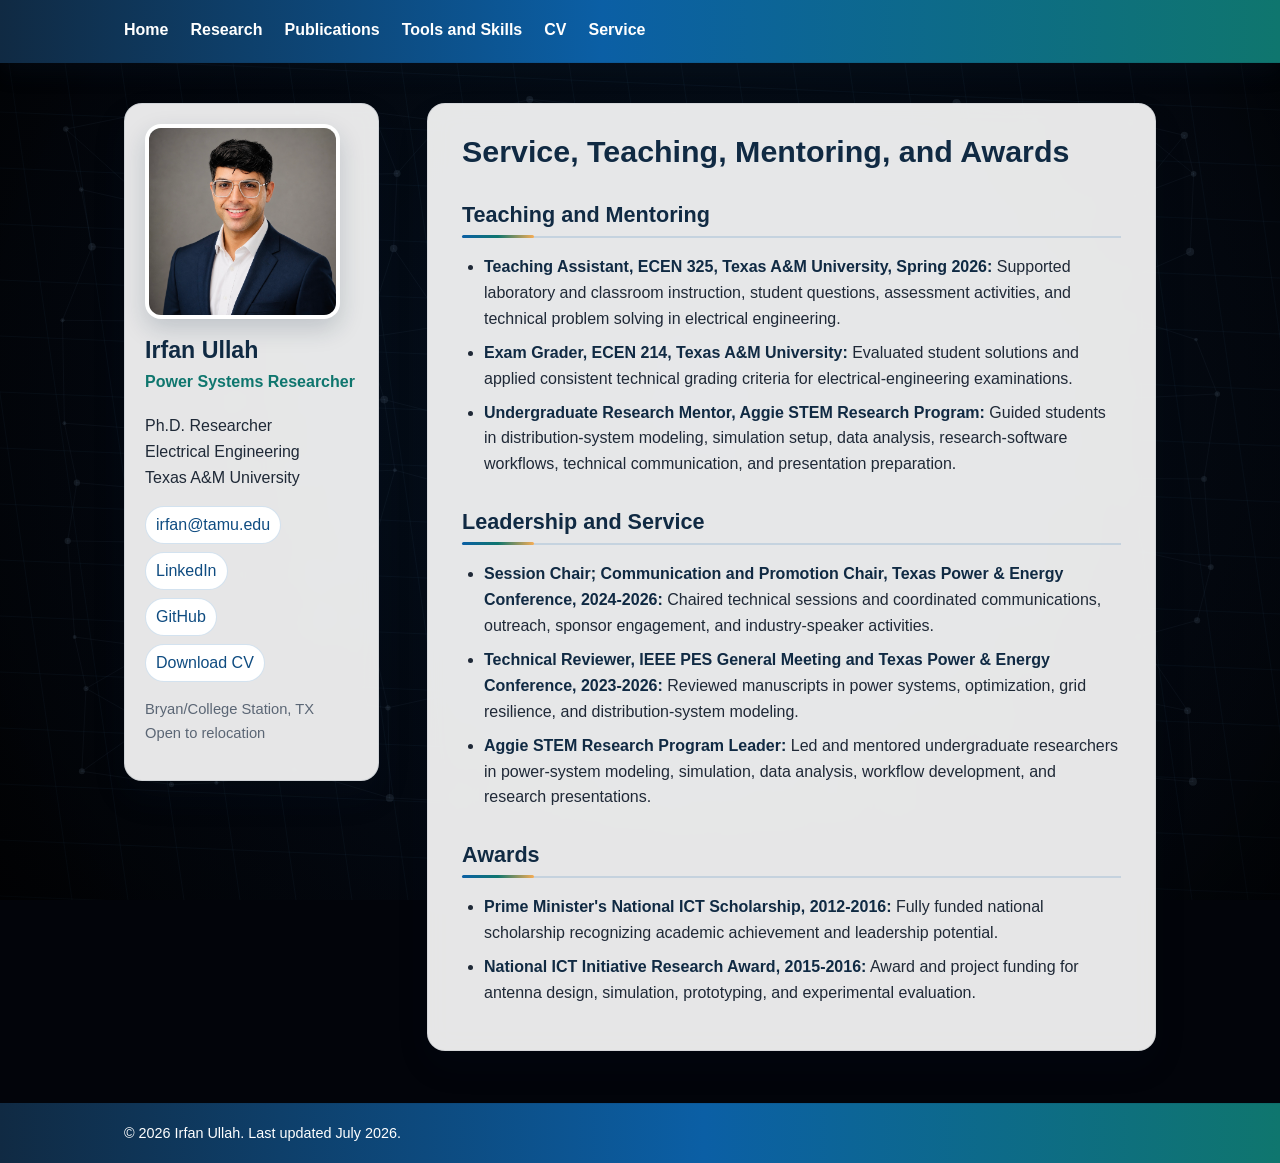
<file: service.html>
<!doctype html>
<html lang="en">
<head>
  <meta charset="utf-8">
  <meta name="viewport" content="width=device-width, initial-scale=1">
  <title>Service | Irfan Ullah</title>
  <meta name="description" content="Academic website of Irfan Ullah, power systems researcher in grid resilience, black-start restoration, maximal load delivery, DER coordination, microgrids, power electronics, and data-center power infrastructure.">
  <link rel="stylesheet" href="assets/style.css">
</head>
<body>
  <canvas id="restoration-bg" aria-hidden="true"></canvas>
  <header class="topbar">
    <div class="page-wrap">
      <nav class="nav" aria-label="Primary navigation">
        <a href="index.html">Home</a>
        <a href="research.html">Research</a>
        <a href="publications.html">Publications</a>
        <a href="tools.html">Tools and Skills</a>
        <a href="cv.html">CV</a>
        <a href="service.html">Service</a>
      </nav>
    </div>
  </header>

  <div class="page-wrap site-grid">
    <aside class="sidebar">
 <img class="profile-photo" src="assets/Irfan_profile.png" alt="Irfan Ullah">
  <h1>Irfan Ullah</h1>
  <p class="name-alt">Power Systems Researcher</p>
  <p class="side-line">Ph.D. Researcher<br>Electrical Engineering<br>Texas A&amp;M University</p>
  <ul class="contact-links">
    <li><a href="mailto:irfan@tamu.edu">irfan@tamu.edu</a></li>
    <li><a href="https://www.linkedin.com/in/irfan2012">LinkedIn</a></li>
    <li><a href="https://github.com/engrirfan-stack">GitHub</a></li>
    <li><a href="files/Irfan_Ullah_CV.pdf" target="_blank" rel="noopener noreferrer">Download CV</a></li>
  </ul>
  <p class="note">Bryan/College Station, TX<br>Open to relocation</p>
</aside>
    <main class="content">
      
<h1>Service, Teaching, Mentoring, and Awards</h1>

<section>
  <h2>Teaching and Mentoring</h2>
  <ul>
    <li><strong>Teaching Assistant, ECEN 325, Texas A&amp;M University, Spring 2026:</strong> Supported laboratory and classroom instruction, student questions, assessment activities, and technical problem solving in electrical engineering.</li>
    <li><strong>Exam Grader, ECEN 214, Texas A&amp;M University:</strong> Evaluated student solutions and applied consistent technical grading criteria for electrical-engineering examinations.</li>
    <li><strong>Undergraduate Research Mentor, Aggie STEM Research Program:</strong> Guided students in distribution-system modeling, simulation setup, data analysis, research-software workflows, technical communication, and presentation preparation.</li>
  </ul>
</section>

<section>
  <h2>Leadership and Service</h2>
  <ul>
    <li><strong>Session Chair; Communication and Promotion Chair, Texas Power &amp; Energy Conference, 2024-2026:</strong> Chaired technical sessions and coordinated communications, outreach, sponsor engagement, and industry-speaker activities.</li>
    <li><strong>Technical Reviewer, IEEE PES General Meeting and Texas Power &amp; Energy Conference, 2023-2026:</strong> Reviewed manuscripts in power systems, optimization, grid resilience, and distribution-system modeling.</li>
    <li><strong>Aggie STEM Research Program Leader:</strong> Led and mentored undergraduate researchers in power-system modeling, simulation, data analysis, workflow development, and research presentations.</li>
  </ul>
</section>

<section>
  <h2>Awards</h2>
  <ul>
    <li><strong>Prime Minister's National ICT Scholarship, 2012-2016:</strong> Fully funded national scholarship recognizing academic achievement and leadership potential.</li>
    <li><strong>National ICT Initiative Research Award, 2015-2016:</strong> Award and project funding for antenna design, simulation, prototyping, and experimental evaluation.</li>
  </ul>
</section>

    </main>
  </div>

  <footer class="footer">
    <div class="page-wrap">
      <p>&copy; <span id="year"></span> Irfan Ullah. Last updated July 2026.</p>
    </div>
  </footer>

  <script src="assets/restoration-bg.js"></script>
  <script>
    document.getElementById("year").textContent = new Date().getFullYear();
  </script>
</body>
</html>
</file>
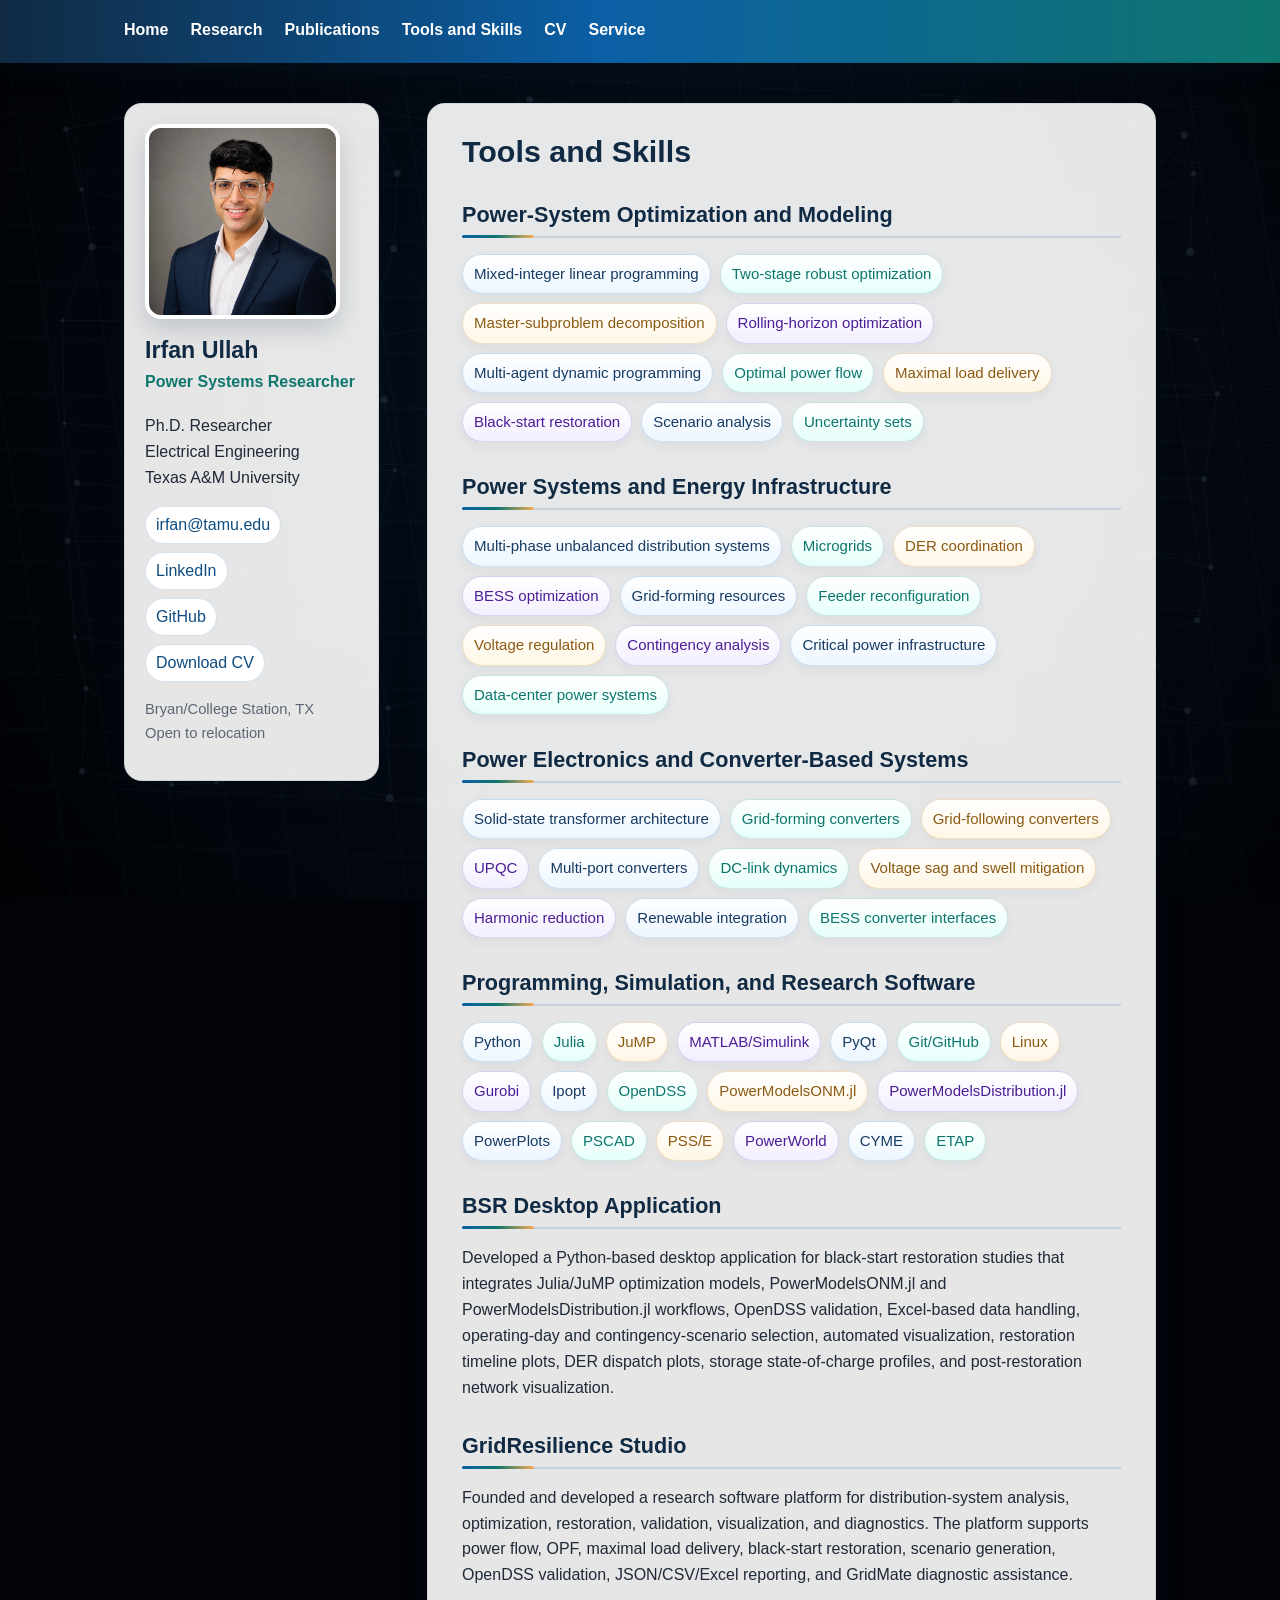
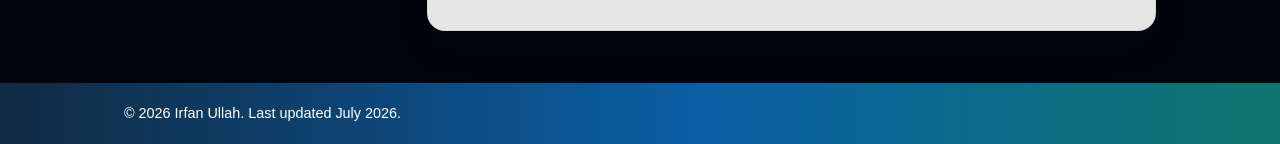
<file: tools.html>
<!doctype html>
<html lang="en">
<head>
  <meta charset="utf-8">
  <meta name="viewport" content="width=device-width, initial-scale=1">
  <title>Tools and Skills | Irfan Ullah</title>
  <meta name="description" content="Academic website of Irfan Ullah, power systems researcher in grid resilience, black-start restoration, maximal load delivery, DER coordination, microgrids, power electronics, and data-center power infrastructure.">
  <link rel="stylesheet" href="assets/style.css">
</head>
<body>
  <canvas id="restoration-bg" aria-hidden="true"></canvas>
  <header class="topbar">
    <div class="page-wrap">
      <nav class="nav" aria-label="Primary navigation">
        <a href="index.html">Home</a>
        <a href="research.html">Research</a>
        <a href="publications.html">Publications</a>
        <a href="tools.html">Tools and Skills</a>
        <a href="cv.html">CV</a>
        <a href="service.html">Service</a>
      </nav>
    </div>
  </header>

  <div class="page-wrap site-grid">
    <aside class="sidebar">
 <img class="profile-photo" src="assets/Irfan_profile.png" alt="Irfan Ullah">
  <h1>Irfan Ullah</h1>
  <p class="name-alt">Power Systems Researcher</p>
  <p class="side-line">Ph.D. Researcher<br>Electrical Engineering<br>Texas A&amp;M University</p>
  <ul class="contact-links">
    <li><a href="mailto:irfan@tamu.edu">irfan@tamu.edu</a></li>
    <li><a href="https://www.linkedin.com/in/irfan2012">LinkedIn</a></li>
    <li><a href="https://github.com/engrirfan-stack">GitHub</a></li>
    <li><a href="files/Irfan_Ullah_CV.pdf" target="_blank" rel="noopener noreferrer">Download CV</a></li>
  </ul>
  <p class="note">Bryan/College Station, TX<br>Open to relocation</p>
</aside>
    <main class="content">
      
<h1>Tools and Skills</h1>

<section>
  <h2>Power-System Optimization and Modeling</h2>
  <div class="pill-box">
    <span>Mixed-integer linear programming</span><span>Two-stage robust optimization</span><span>Master-subproblem decomposition</span><span>Rolling-horizon optimization</span><span>Multi-agent dynamic programming</span><span>Optimal power flow</span><span>Maximal load delivery</span><span>Black-start restoration</span><span>Scenario analysis</span><span>Uncertainty sets</span>
  </div>
</section>

<section>
  <h2>Power Systems and Energy Infrastructure</h2>
  <div class="pill-box">
    <span>Multi-phase unbalanced distribution systems</span><span>Microgrids</span><span>DER coordination</span><span>BESS optimization</span><span>Grid-forming resources</span><span>Feeder reconfiguration</span><span>Voltage regulation</span><span>Contingency analysis</span><span>Critical power infrastructure</span><span>Data-center power systems</span>
  </div>
</section>

<section>
  <h2>Power Electronics and Converter-Based Systems</h2>
  <div class="pill-box">
    <span>Solid-state transformer architecture</span><span>Grid-forming converters</span><span>Grid-following converters</span><span>UPQC</span><span>Multi-port converters</span><span>DC-link dynamics</span><span>Voltage sag and swell mitigation</span><span>Harmonic reduction</span><span>Renewable integration</span><span>BESS converter interfaces</span>
  </div>
</section>

<section>
  <h2>Programming, Simulation, and Research Software</h2>
  <div class="pill-box">
    <span>Python</span><span>Julia</span><span>JuMP</span><span>MATLAB/Simulink</span><span>PyQt</span><span>Git/GitHub</span><span>Linux</span><span>Gurobi</span><span>Ipopt</span><span>OpenDSS</span><span>PowerModelsONM.jl</span><span>PowerModelsDistribution.jl</span><span>PowerPlots</span><span>PSCAD</span><span>PSS/E</span><span>PowerWorld</span><span>CYME</span><span>ETAP</span>
  </div>
</section>

<section>
  <h2>BSR Desktop Application</h2>
  <p>
    Developed a Python-based desktop application for black-start restoration studies that integrates Julia/JuMP optimization models, PowerModelsONM.jl and PowerModelsDistribution.jl workflows, OpenDSS validation, Excel-based data handling, operating-day and contingency-scenario selection, automated visualization, restoration timeline plots, DER dispatch plots, storage state-of-charge profiles, and post-restoration network visualization.
  </p>
</section>

<section>
  <h2>GridResilience Studio</h2>
  <p>
    Founded and developed a research software platform for distribution-system analysis, optimization, restoration, validation, visualization, and diagnostics. The platform supports power flow, OPF, maximal load delivery, black-start restoration, scenario generation, OpenDSS validation, JSON/CSV/Excel reporting, and GridMate diagnostic assistance.
  </p>
</section>

    </main>
  </div>

  <footer class="footer">
    <div class="page-wrap">
      <p>&copy; <span id="year"></span> Irfan Ullah. Last updated July 2026.</p>
    </div>
  </footer>

  <script src="assets/restoration-bg.js"></script>
  <script>
    document.getElementById("year").textContent = new Date().getFullYear();
  </script>
</body>
</html>
</file>
<file: assets/style.css>
:root {
  --text: #1f2937;
  --muted: #5b6675;
  --line: #d9e2ec;
  --link: #0f4c81;
  --link-strong: #0b5fa5;
  --bg: #ffffff;
  --soft: #f8fbff;
  --soft2: #edf6ff;
  --navy: #102a43;
  --blue: #0b5fa5;
  --teal: #0f766e;
  --green: #2f855a;
  --amber: #b7791f;
  --red: #b83232;
  --purple: #5b21b6;
  --max: 1080px;
}

* {
  box-sizing: border-box;
}

body {
  margin: 0;
  color: var(--text);
  background:
    radial-gradient(circle at top left, rgba(11, 95, 165, 0.10), transparent 28rem),
    radial-gradient(circle at top right, rgba(15, 118, 110, 0.09), transparent 26rem),
    linear-gradient(180deg, #ffffff 0%, #f8fbff 45%, #ffffff 100%);
  font-family: Arial, Helvetica, sans-serif;
  font-size: 16px;
  line-height: 1.62;
}

.page-wrap {
  max-width: var(--max);
  margin: 0 auto;
  padding: 0 24px;
}

.topbar {
  border-bottom: 1px solid rgba(16, 42, 67, 0.12);
  background: linear-gradient(90deg, #102a43 0%, #0b5fa5 47%, #0f766e 100%);
  box-shadow: 0 8px 24px rgba(16, 42, 67, 0.16);
}

.nav {
  display: flex;
  flex-wrap: wrap;
  gap: 22px;
  align-items: center;
  min-height: 62px;
}

.nav a {
  color: #ffffff;
  text-decoration: none;
  font-weight: 600;
  padding: 6px 0;
  border-bottom: 2px solid transparent;
}

.nav a:hover {
  border-bottom-color: #f6ad55;
  text-decoration: none;
}

a {
  color: var(--link-strong);
  text-decoration: none;
  border-bottom: 1px solid rgba(11, 95, 165, 0.30);
}

a:hover {
  color: var(--teal);
  border-bottom-color: var(--teal);
}

.site-grid {
  display: grid;
  grid-template-columns: 255px minmax(0, 1fr);
  column-gap: 48px;
  padding-top: 40px;
  padding-bottom: 52px;
}

.sidebar {
  text-align: left;
  background: rgba(255, 255, 255, 0.82);
  border: 1px solid rgba(16, 42, 67, 0.10);
  border-radius: 18px;
  padding: 20px;
  box-shadow: 0 16px 34px rgba(16, 42, 67, 0.10);
  height: fit-content;
}

.profile-photo {
  width: 195px;
  height: 195px;
  object-fit: cover;
  border-radius: 16px;
  display: block;
  margin-bottom: 18px;
  border: 4px solid #ffffff;
  background: var(--soft);
  box-shadow: 0 10px 25px rgba(16, 42, 67, 0.18);
}

.sidebar h1 {
  font-size: 1.45rem;
  line-height: 1.2;
  margin: 0 0 4px;
  color: var(--navy);
}

.name-alt {
  margin: 0 0 18px;
  color: var(--teal);
  font-weight: 700;
}

.side-line {
  margin: 0 0 14px;
}

.contact-links {
  list-style: none;
  padding-left: 0;
  margin: 16px 0;
}

.contact-links li {
  margin-bottom: 8px;
}

.contact-links a {
  display: inline-block;
  border: 1px solid rgba(11, 95, 165, 0.18);
  background: #ffffff;
  border-radius: 999px;
  padding: 5px 10px;
  color: var(--link);
}

.contact-links a:hover {
  background: var(--soft2);
  border-color: var(--link);
  text-decoration: none;
}

.note,
.muted {
  color: var(--muted);
}

.note {
  font-size: 0.92rem;
}

.content {
  min-width: 0;
  background: rgba(255, 255, 255, 0.88);
  border: 1px solid rgba(16, 42, 67, 0.08);
  border-radius: 18px;
  padding: 28px 34px;
  box-shadow: 0 16px 34px rgba(16, 42, 67, 0.08);
}

.intro {
  border-left: 6px solid var(--teal);
  background: linear-gradient(90deg, rgba(15, 118, 110, 0.09), rgba(11, 95, 165, 0.05));
  padding: 18px 22px;
  border-radius: 14px;
  margin-bottom: 28px;
}

.intro p:first-child {
  margin-top: 0;
}

h1 {
  font-size: 1.9rem;
  line-height: 1.25;
  margin: 0 0 18px;
  color: var(--navy);
}

h2 {
  font-size: 1.35rem;
  line-height: 1.25;
  margin: 32px 0 16px;
  padding-bottom: 7px;
  border-bottom: 2px solid rgba(11, 95, 165, 0.15);
  color: var(--navy);
  position: relative;
}

h2::after {
  content: "";
  display: block;
  width: 72px;
  height: 3px;
  background: linear-gradient(90deg, var(--blue), var(--teal), #f6ad55);
  position: absolute;
  bottom: -2px;
  left: 0;
  border-radius: 999px;
}

h3 {
  font-size: 1.06rem;
  margin: 20px 0 8px;
  color: var(--link);
}

p {
  margin: 0 0 14px;
}

ul,
ol {
  padding-left: 22px;
}

li {
  margin-bottom: 8px;
}

strong {
  color: #102a43;
}

.news-list {
  list-style: none;
  padding-left: 0;
  margin: 0;
}

.news-list li {
  display: grid;
  grid-template-columns: 115px minmax(0, 1fr);
  gap: 16px;
  align-items: start;
  margin-bottom: 0;
  padding: 11px 0;
  border-bottom: 1px solid var(--line);
  background: transparent;
  border-left: 0;
  border-radius: 0;
  box-shadow: none;
}

.news-list span {
  color: var(--link);
  font-weight: 700;
  white-space: nowrap;
}

.news-list p {
  margin: 0;
  min-width: 0;
}

.news-list em {
  font-style: italic;
}

.timeline {
  border-top: 1px solid var(--line);
}

.timeline-row {
  display: grid;
  grid-template-columns: 175px minmax(0, 1fr);
  gap: 20px;
  padding: 16px 14px;
  border-bottom: 1px solid var(--line);
  background: #ffffff;
}

.timeline-row:nth-child(odd) {
  background: #f8fbff;
}

.time {
  color: var(--teal);
  font-weight: 700;
}

.compact-list li {
  margin-bottom: 8px;
  padding-left: 2px;
}

.pub {
  display: grid;
  grid-template-columns: 1fr;
  gap: 2px;
  margin-bottom: 20px;
  padding: 16px 18px;
  border: 1px solid rgba(16, 42, 67, 0.09);
  border-left: 5px solid var(--blue);
  border-radius: 12px;
  background: #ffffff;
  box-shadow: 0 8px 20px rgba(16, 42, 67, 0.05);
}

.pub:nth-of-type(3n+1) {
  border-left-color: var(--blue);
}

.pub:nth-of-type(3n+2) {
  border-left-color: var(--teal);
}

.pub:nth-of-type(3n+3) {
  border-left-color: var(--amber);
}

.pub p {
  margin-bottom: 4px;
}

.pub-title {
  font-weight: 700;
  color: var(--link);
}

.pill-box {
  display: flex;
  flex-wrap: wrap;
  gap: 9px;
}

.pill-box span {
  background: linear-gradient(180deg, #ffffff, #edf6ff);
  border: 1px solid rgba(11, 95, 165, 0.18);
  border-radius: 999px;
  padding: 7px 11px;
  font-size: 0.94rem;
  color: #163b63;
  box-shadow: 0 4px 12px rgba(16, 42, 67, 0.05);
}

.pill-box span:nth-child(4n+2) {
  background: linear-gradient(180deg, #ffffff, #e6fffa);
  border-color: rgba(15, 118, 110, 0.18);
  color: #0f766e;
}

.pill-box span:nth-child(4n+3) {
  background: linear-gradient(180deg, #ffffff, #fff7e6);
  border-color: rgba(183, 121, 31, 0.22);
  color: #8a5a13;
}

.pill-box span:nth-child(4n+4) {
  background: linear-gradient(180deg, #ffffff, #f3efff);
  border-color: rgba(91, 33, 182, 0.18);
  color: #4c1d95;
}

table {
  width: 100%;
  border-collapse: collapse;
  margin-top: 8px;
  overflow: hidden;
  border-radius: 12px;
}

th,
td {
  border-top: 1px solid var(--line);
  padding: 12px 10px;
  text-align: left;
  vertical-align: top;
}

th {
  width: 170px;
  color: #ffffff;
  font-weight: 700;
  background: linear-gradient(90deg, var(--navy), var(--blue));
}

td {
  background: #ffffff;
}

tr:nth-child(even) td {
  background: #f8fbff;
}

.cv-block {
  border: 1px solid rgba(16, 42, 67, 0.09);
  border-left: 5px solid var(--teal);
  border-radius: 12px;
  padding: 14px 18px;
  margin-bottom: 18px;
  background: #ffffff;
  box-shadow: 0 8px 20px rgba(16, 42, 67, 0.05);
}

code {
  background: #edf6ff;
  border: 1px solid rgba(11, 95, 165, 0.18);
  border-radius: 4px;
  padding: 1px 5px;
  color: var(--navy);
}

.footer {
  border-top: 1px solid rgba(16, 42, 67, 0.12);
  color: #ffffff;
  font-size: 0.9rem;
  padding: 18px 0;
  background: linear-gradient(90deg, #102a43 0%, #0b5fa5 55%, #0f766e 100%);
}

.footer p {
  margin: 0;
}

@media (max-width: 780px) {
  .site-grid {
    grid-template-columns: 1fr;
    row-gap: 28px;
  }

  .content {
    padding: 22px 20px;
  }

  .profile-photo {
    width: 150px;
    height: 150px;
  }

  .timeline-row {
    grid-template-columns: 1fr;
    gap: 2px;
  }

  .news-list li {
    grid-template-columns: 100px minmax(0, 1fr);
    gap: 10px;
  }

  .nav {
    gap: 14px;
  }
}


/* Restoration/fault animated background */
#restoration-bg {
  position: fixed;
  inset: 0;
  width: 100vw;
  height: 100vh;
  z-index: 0;
  pointer-events: none;
  background: #02040a;
}

body {
  background: #02040a;
}

.topbar,
.site-grid,
.footer {
  position: relative;
  z-index: 1;
}

.content,
.sidebar {
  background: rgba(255, 255, 255, 0.90);
  backdrop-filter: blur(12px);
  -webkit-backdrop-filter: blur(12px);
}

.media-showcase {
  display: grid;
  grid-template-columns: minmax(0, 0.9fr) minmax(260px, 1.1fr);
  gap: 22px;
  align-items: stretch;
  margin: 26px 0 32px;
  padding: 18px;
  border: 1px solid rgba(16, 42, 67, 0.10);
  border-radius: 18px;
  background: linear-gradient(135deg, rgba(16, 42, 67, 0.07), rgba(11, 95, 165, 0.07), rgba(15, 118, 110, 0.06));
}

.media-showcase[hidden] {
  display: none !important;
}

.media-copy h2 {
  margin-top: 0;
}

.media-frame {
  position: relative;
  min-height: 230px;
  overflow: hidden;
  border-radius: 16px;
  background: #06101c;
  box-shadow: 0 12px 28px rgba(16, 42, 67, 0.18);
}

.media-frame img {
  width: 100%;
  height: 100%;
  min-height: 230px;
  object-fit: cover;
  display: block;
  opacity: 0;
  transform: scale(1.02);
  transition: opacity 600ms ease, transform 600ms ease;
}

.media-frame img.is-visible {
  opacity: 1;
  transform: scale(1);
}

.media-caption {
  position: absolute;
  left: 14px;
  right: 14px;
  bottom: 14px;
  color: #ffffff;
  background: rgba(2, 8, 18, 0.70);
  border: 1px solid rgba(255, 255, 255, 0.18);
  border-radius: 999px;
  padding: 8px 12px;
  font-weight: 700;
  backdrop-filter: blur(8px);
}

@media (max-width: 780px) {
  .media-showcase {
    grid-template-columns: 1fr;
  }
}

@media (prefers-reduced-motion: reduce) {
  #restoration-bg {
    opacity: 0.55;
  }

  .media-frame img {
    transition: none;
  }
}


/* ABB-style rotating media area */
.media-showcase {
  display: grid;
  grid-template-columns: minmax(0, 0.85fr) minmax(300px, 1.15fr);
  gap: 22px;
  align-items: stretch;
  margin: 26px 0 32px;
  padding: 18px;
  border: 1px solid rgba(16, 42, 67, 0.10);
  border-radius: 18px;
  background: linear-gradient(135deg, rgba(16, 42, 67, 0.07), rgba(11, 95, 165, 0.07), rgba(15, 118, 110, 0.06));
}

.media-copy h2 {
  margin-top: 0;
}

.media-frame {
  position: relative;
  height: 320px;
  overflow: hidden;
  border-radius: 16px;
  background: #06101c;
  box-shadow: 0 12px 28px rgba(16, 42, 67, 0.18);
}

.media-frame img {
  width: 100%;
  height: 100%;
  object-fit: cover;
  object-position: center;
  display: block;
  opacity: 0;
  transform: scale(1.02);
  transition: opacity 650ms ease, transform 650ms ease;
}

.media-frame img.is-visible {
  opacity: 1;
  transform: scale(1);
}

.media-caption {
  position: absolute;
  left: 14px;
  right: 14px;
  bottom: 14px;
  color: #ffffff;
  background: rgba(2, 8, 18, 0.74);
  border: 1px solid rgba(255, 255, 255, 0.18);
  border-radius: 999px;
  padding: 8px 12px;
  font-weight: 700;
  backdrop-filter: blur(8px);
}

@media (max-width: 780px) {
  .media-showcase {
    grid-template-columns: 1fr;
  }

  .media-frame {
    height: 260px;
  }
}
</file>
